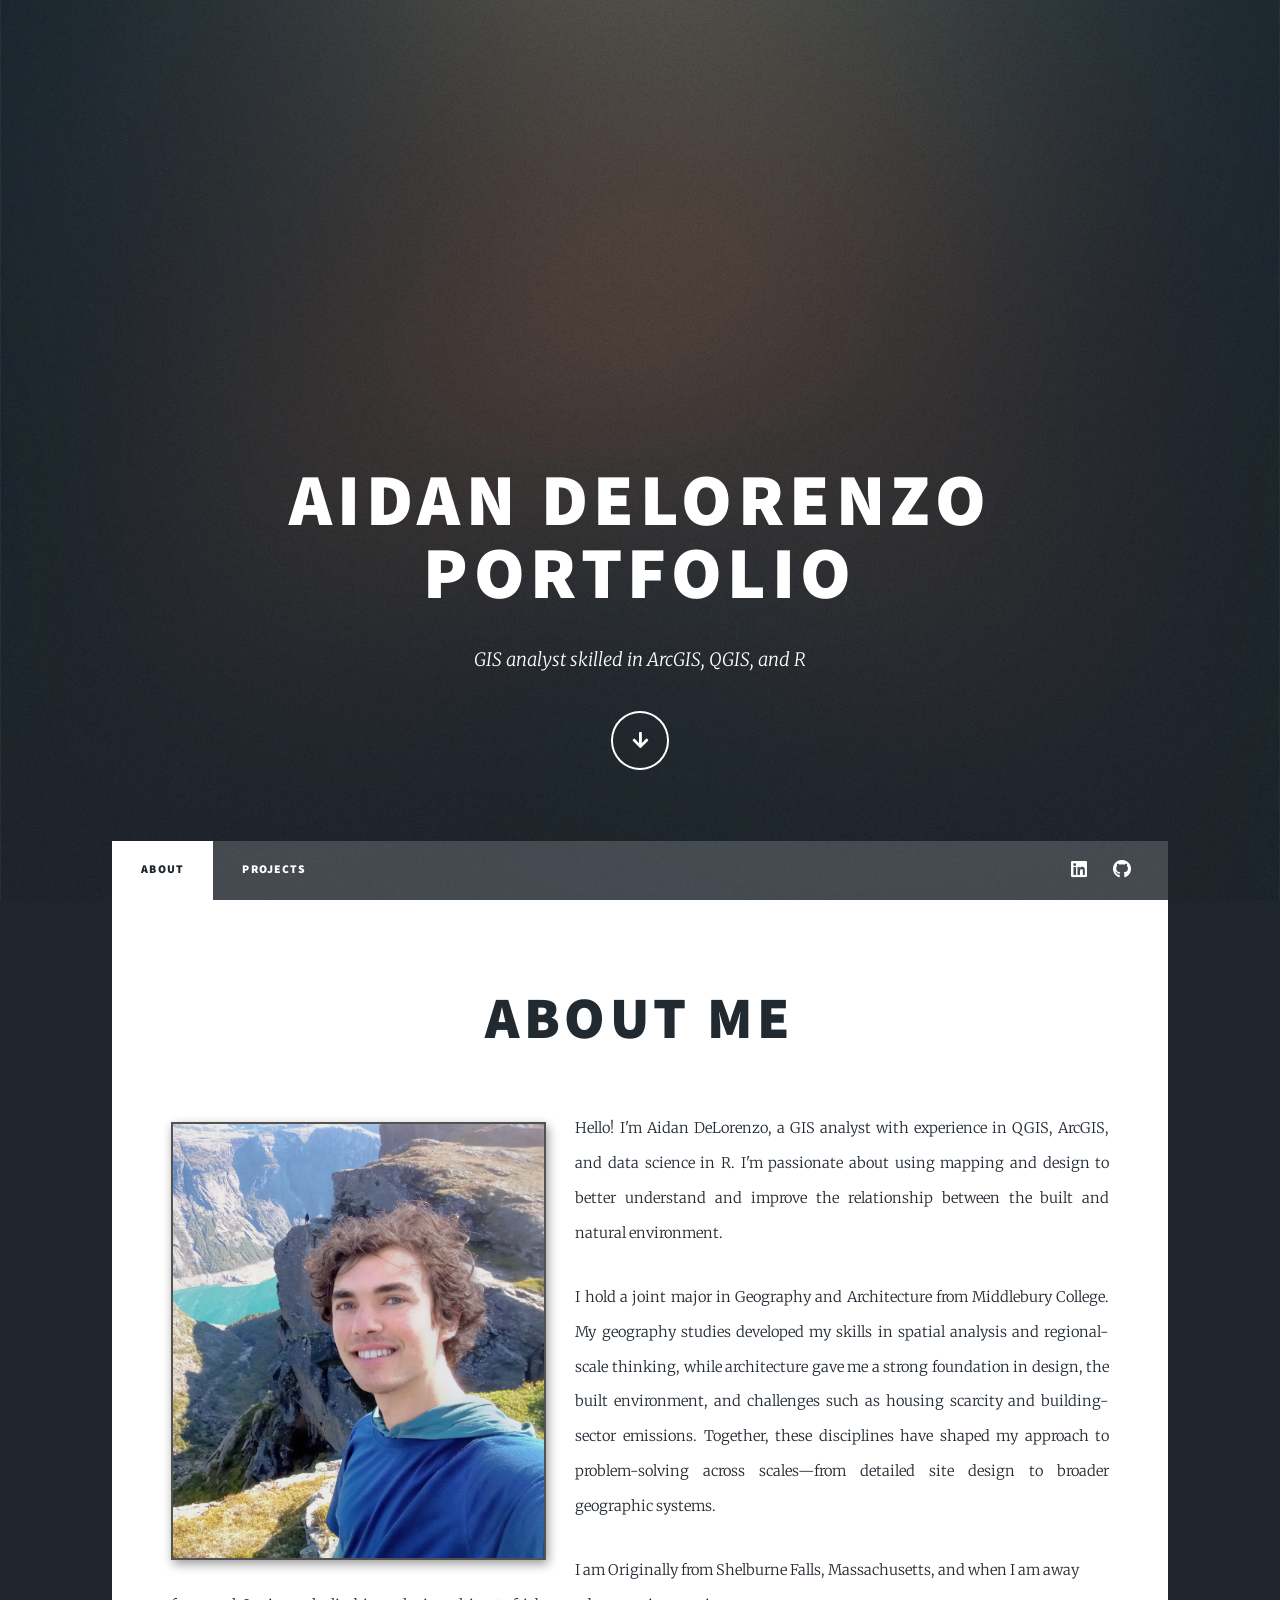
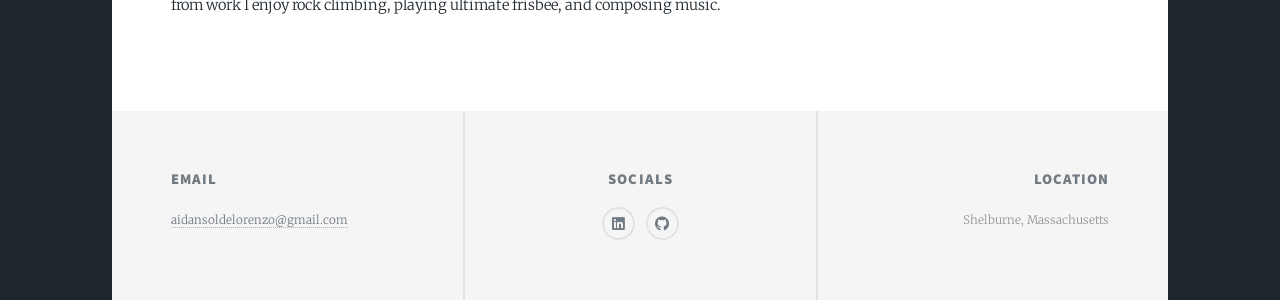
<file: index.html>
<!DOCTYPE HTML>
<!--
	Home Page/About
-->
<html>
	<head>
		<title>Aidan DeLorenzo Portfolio</title>
		<meta charset="utf-8" />
		<meta name="viewport" content="width=device-width, initial-scale=1, user-scalable=no" />
		<link rel="stylesheet" href="assets/css/main.css" />
		<noscript><link rel="stylesheet" href="assets/css/noscript.css" /></noscript>
	</head>
	<body class="is-preload">

		<!-- Wrapper -->
			<div id="wrapper" class="fade-in">

				<!-- Intro -->
					<div id="intro">
						<h1>Aidan DeLorenzo<br />
						Portfolio</h1>
						<p>GIS analyst skilled in ArcGIS, QGIS, and R</p>
						<ul class="actions">
							<li><a href="#header" class="button icon solid solo fa-arrow-down scrolly">Continue</a></li>
						</ul>
					</div>

				<!-- Header -->
					<header id="header">
						<a href="index.html" class="logo">Aidan DeLorenzo</a>
					</header>

				<!-- Nav -->
					<nav id="nav">
						<ul class="links">
							<li class="active"><a href="index.html">About</a></li>
							<li><a href="generic.html">Projects</a></li>
							
						</ul>
						<ul class="icons">
							<li><a href="https://www.linkedin.com/in/aidan-delorenzo-084748373/" class="icon brands alt fa-linkedin" target="_blank" rel="noopener"><span class="label">LinkedIn</span></a></li>
							<li><a href="https://github.com/aidan-delorenzo/aidan-delorenzo.github.io" class="icon brands alt fa-github" target="_blank" rel="noopener"><span class="label">GitHub</span></a></li>
						</ul>
					</nav>

				<!-- Main -->
					<div id="main">

						<!-- Post -->
							<section class="post">
								<header class="major">
									<h2>About Me</h2>
								</header>

								<!-- Text stuff -->
								 	<p><span class="image left shadowbox"><img src="images/Profile Photo.jpg" alt="Profile Photo" /></span>Hello! I'm Aidan DeLorenzo, a GIS analyst with experience in QGIS, ArcGIS, and data science in R. I'm passionate about using mapping and design to better understand and improve the relationship between the built and natural environment.

									<p>I hold a joint major in Geography and Architecture from Middlebury College. My geography studies developed my skills in spatial analysis and regional-scale thinking, while architecture gave me a strong foundation in design, the built environment, and challenges such as housing scarcity and building-sector emissions. Together, these disciplines have shaped my approach to problem-solving across scales—from detailed site design to broader geographic systems.
									</p>			
									I am Originally from Shelburne Falls, Massachusetts, and when I am away from work I enjoy rock climbing, playing ultimate frisbee, and composing music.
									</p>
									
							</section>							
			</div>
			<!--footer with contact info-->			
			<footer id="footer">				
				<section>					
					<h4 >Email</h4>
					<p><a href="mailto:aidansoldelorenzo@gmail.com">aidansoldelorenzo@gmail.com</a></p>					
				</section>			
				<section>
					<h4 style="text-align: center;"> Socials</h4>
					<ul class="icons alt" >
						<li><a href="https://www.linkedin.com/in/aidan-delorenzo-084748373/" class="icon brands alt fa-linkedin" target="_blank" rel="noopener"><span class="label">LinkedIn</span></a></li>
						<li><a href="https://github.com/aidan-delorenzo/aidan-delorenzo.github.io" class="icon brands alt fa-github" target="_blank" rel="noopener"><span class="label">GitHub</span></a></li>
					</ul>
				</section>
				<section>
					<h4 style="text-align: right;">Location</h4>
					<p style="text-align: right;">Shelburne, Massachusetts</p>
				</section>							
			</footer>

		<!-- Scripts -->
			<script src="assets/js/jquery.min.js"></script>
			<script src="assets/js/jquery.scrollex.min.js"></script>
			<script src="assets/js/jquery.scrolly.min.js"></script>
			<script src="assets/js/browser.min.js"></script>
			<script src="assets/js/breakpoints.min.js"></script>
			<script src="assets/js/util.js"></script>
			<script src="assets/js/main.js"></script>

	</body>
</html>
</file>
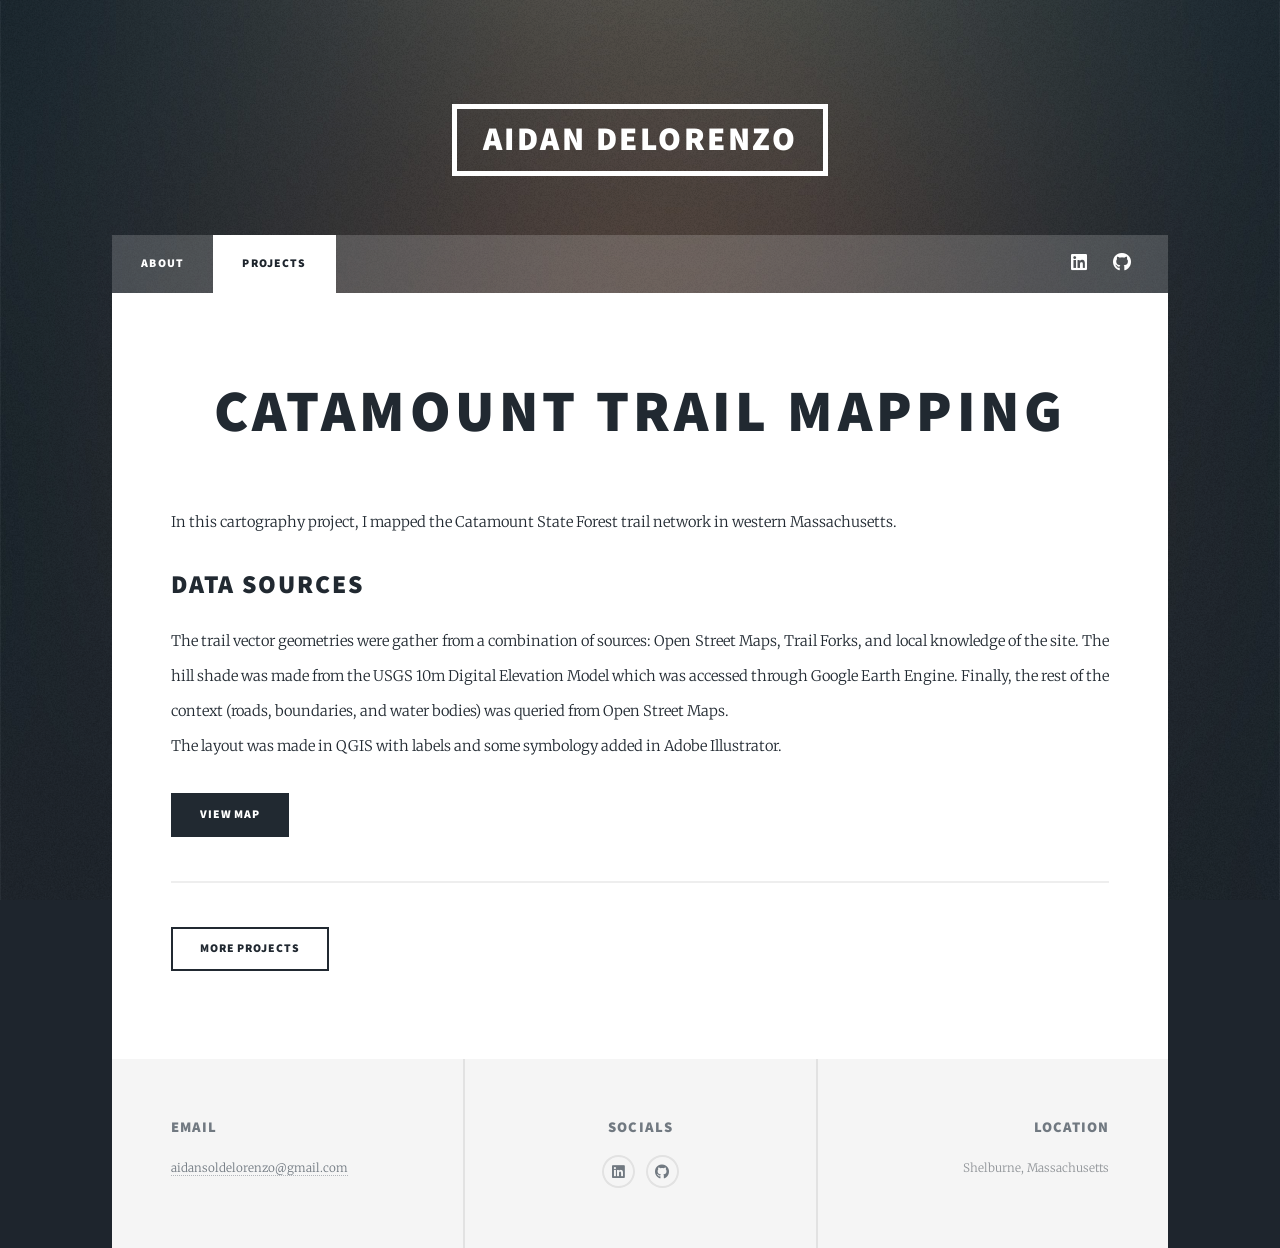
<file: project3.html>
<!DOCTYPE HTML>
<!--
	Home Page/About
-->
<html>
	<head>
		<title>Aidan DeLorenzo Portfolio</title>
		<meta charset="utf-8" />
		<meta name="viewport" content="width=device-width, initial-scale=1, user-scalable=no" />
		<link rel="stylesheet" href="assets/css/main.css" />
		<noscript><link rel="stylesheet" href="assets/css/noscript.css" /></noscript>
	</head>
	<body class="is-preload">

		<!-- Wrapper -->
			<div id="wrapper" class="fade-in">

				<!-- Header -->
					<header id="header">
						<a href="index.html" class="logo">Aidan DeLorenzo</a>
					</header>

				<!-- Nav -->
					<nav id="nav">
						<ul class="links">
							<li><a href="index.html">About</a></li>
							<li class = "active"><a href="generic.html">Projects</a></li>
							
						</ul>
						<ul class="icons">
							<li><a href="https://www.linkedin.com/in/aidan-delorenzo-084748373/" class="icon brands alt fa-linkedin" target="_blank" rel="noopener"><span class="label">LinkedIn</span></a></li>
							<li><a href="https://github.com/aidan-delorenzo/aidan-delorenzo.github.io" class="icon brands alt fa-github" target="_blank" rel="noopener"><span class="label">GitHub</span></a></li>
						</ul>
					</nav>

				<!-- Main -->
					<div id="main">

						<!-- Post -->
							<section class="post">
								<header class="major">
									<h2>Catamount Trail Mapping
									</h2>
								</header>

								<!-- Text stuff -->
								 	<p>In this cartography project, I mapped the Catamount State Forest trail network in western Massachusetts.</p>
								 	<h2>Data Sources</h2>
									<p>The trail vector geometries were gather from a combination of sources: Open Street Maps, Trail Forks, and local knowledge of the site. The hill shade was made from the USGS 10m Digital Elevation Model which was accessed through Google Earth Engine. Finally, the rest of the context (roads, boundaries, and water bodies) was queried from Open Street Maps.
										<br>The layout was made in QGIS with labels and some symbology added in Adobe Illustrator.
									</p>
									
									<ul class="actions">
										<li><a href='images/Catamount Map 26-07-24.png' class="button primary">View Map</a></li>
									</ul>
									<hr>
									<!--More Projects Button (takes you back to projects page)-->
									<ul class="actions">
										<li><a href="generic.html" class="button">More Projects</a></li>
									</ul>
							</section>
			</div>
			<!--footer with contact info-->			
			<footer id="footer">				
				<section>					
					<h4 >Email</h4>
					<p><a href="mailto:aidansoldelorenzo@gmail.com">aidansoldelorenzo@gmail.com</a></p>					
				</section>			
				<section>
					<h4 style="text-align: center;"> Socials</h4>
					<ul class="icons alt" >
						<li><a href="https://www.linkedin.com/in/aidan-delorenzo-084748373/" class="icon brands alt fa-linkedin" target="_blank" rel="noopener"><span class="label">LinkedIn</span></a></li>
						<li><a href="https://github.com/aidan-delorenzo/aidan-delorenzo.github.io" class="icon brands alt fa-github"><span class="label">GitHub</span></a></li>
					</ul>
				</section>
				<section>
					<h4 style="text-align: right;">Location</h4>
					<p style="text-align: right;">Shelburne, Massachusetts</p>
				</section>
											
			</footer>

		<!-- Scripts -->
			<script src="assets/js/jquery.min.js"></script>
			<script src="assets/js/jquery.scrollex.min.js"></script>
			<script src="assets/js/jquery.scrolly.min.js"></script>
			<script src="assets/js/browser.min.js"></script>
			<script src="assets/js/breakpoints.min.js"></script>
			<script src="assets/js/util.js"></script>
			<script src="assets/js/main.js"></script>

	</body>
</html>
</file>
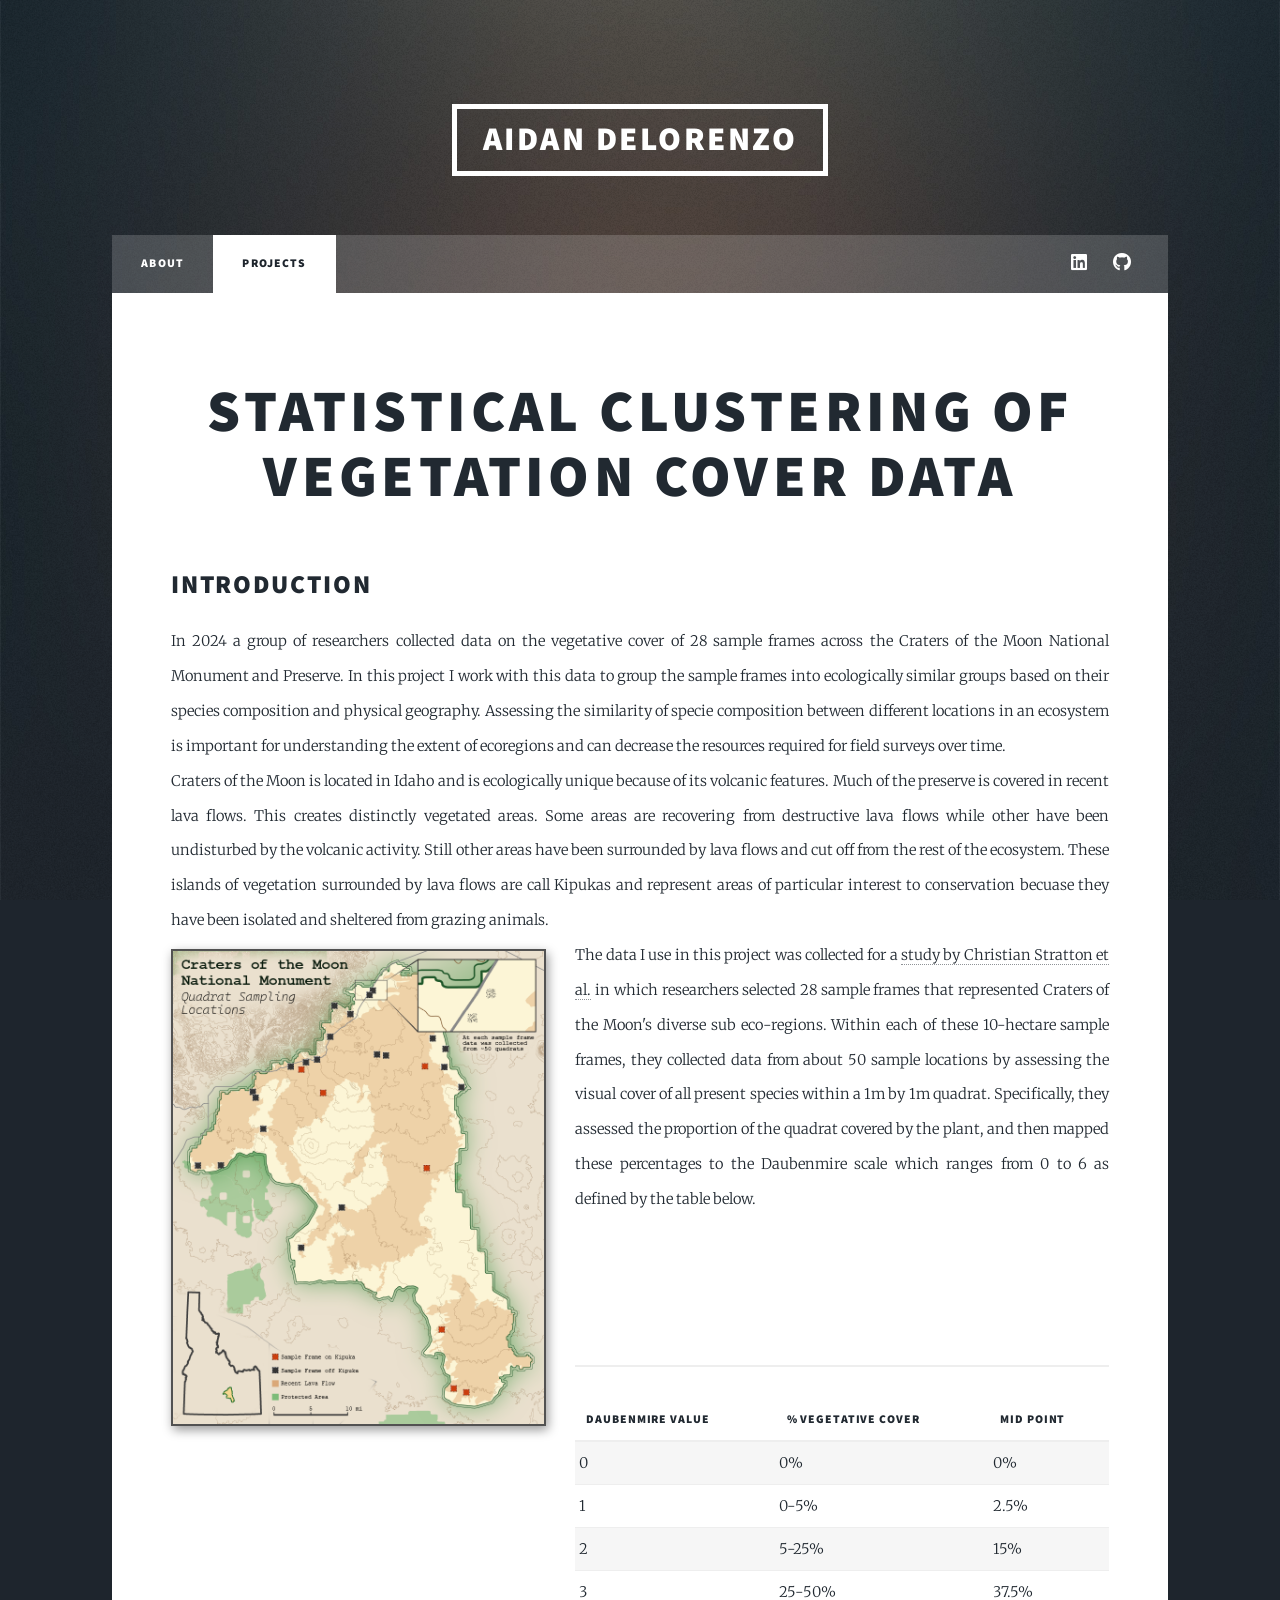
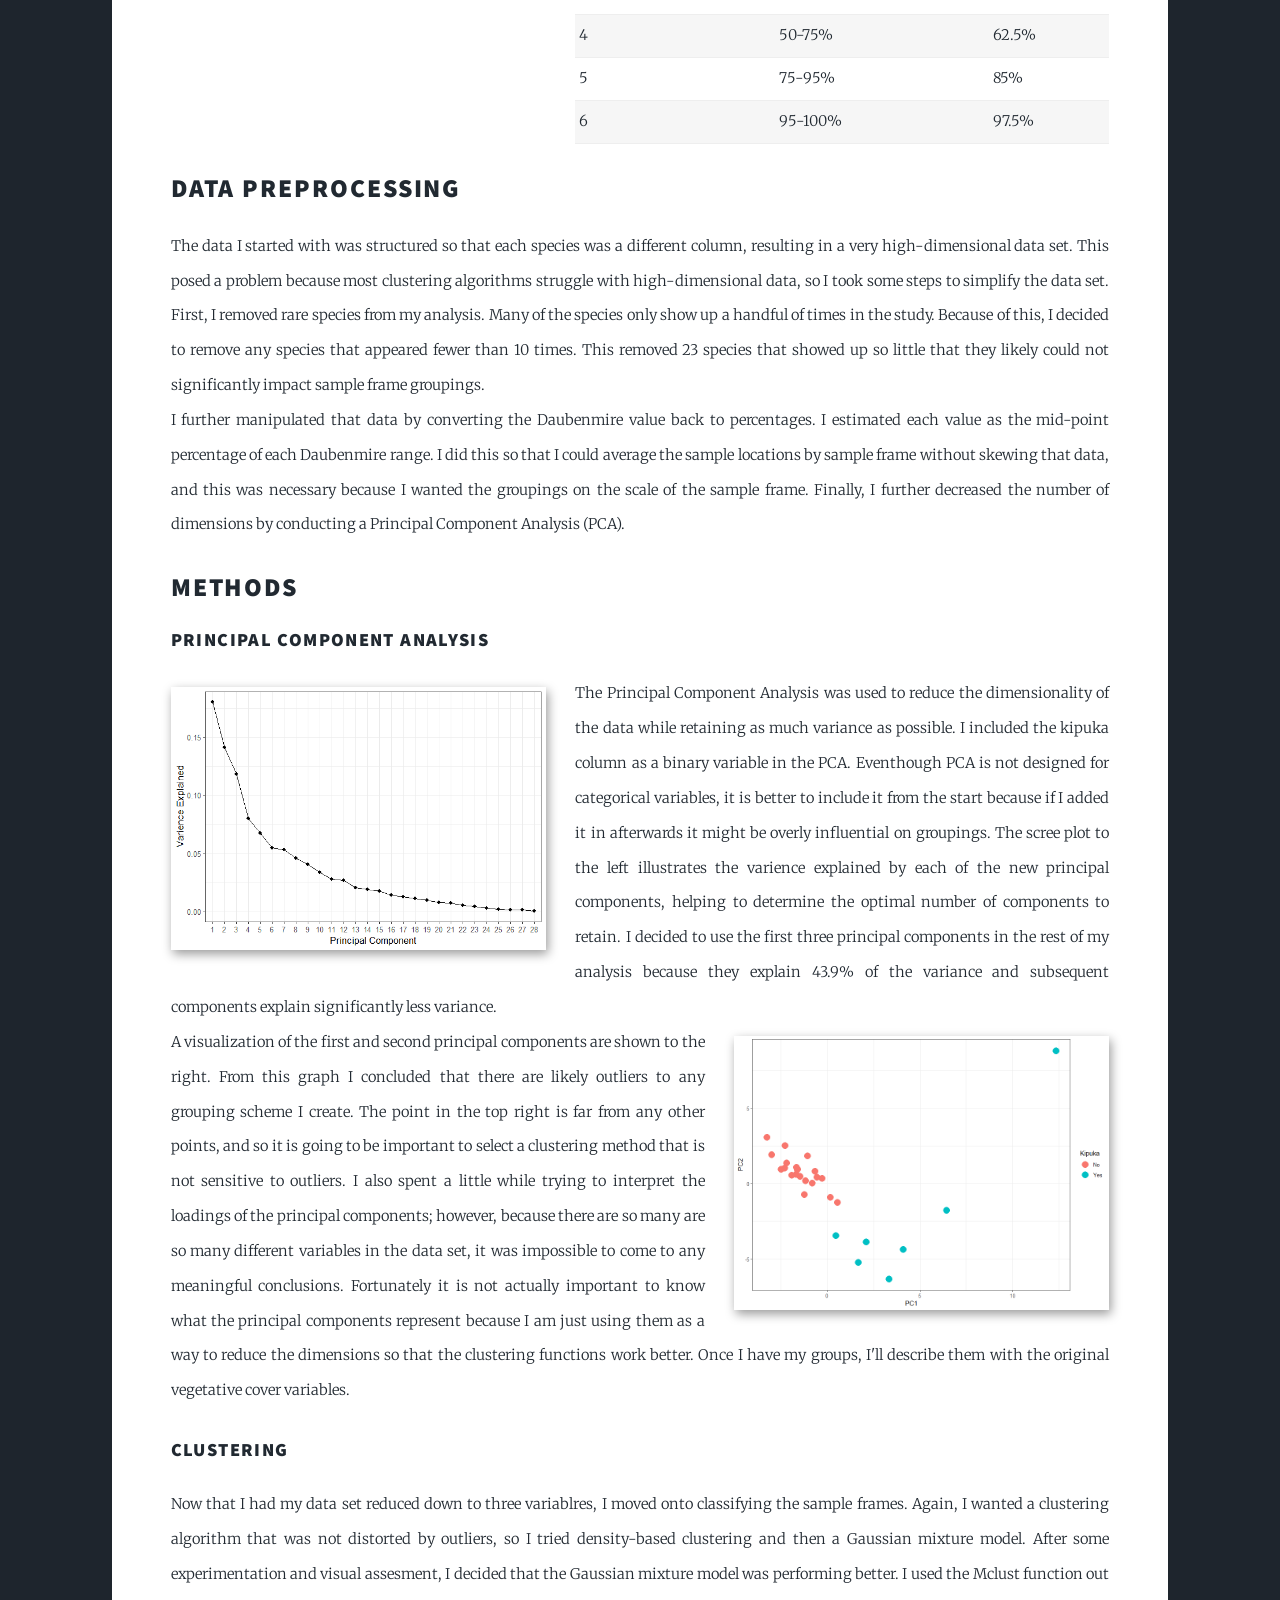
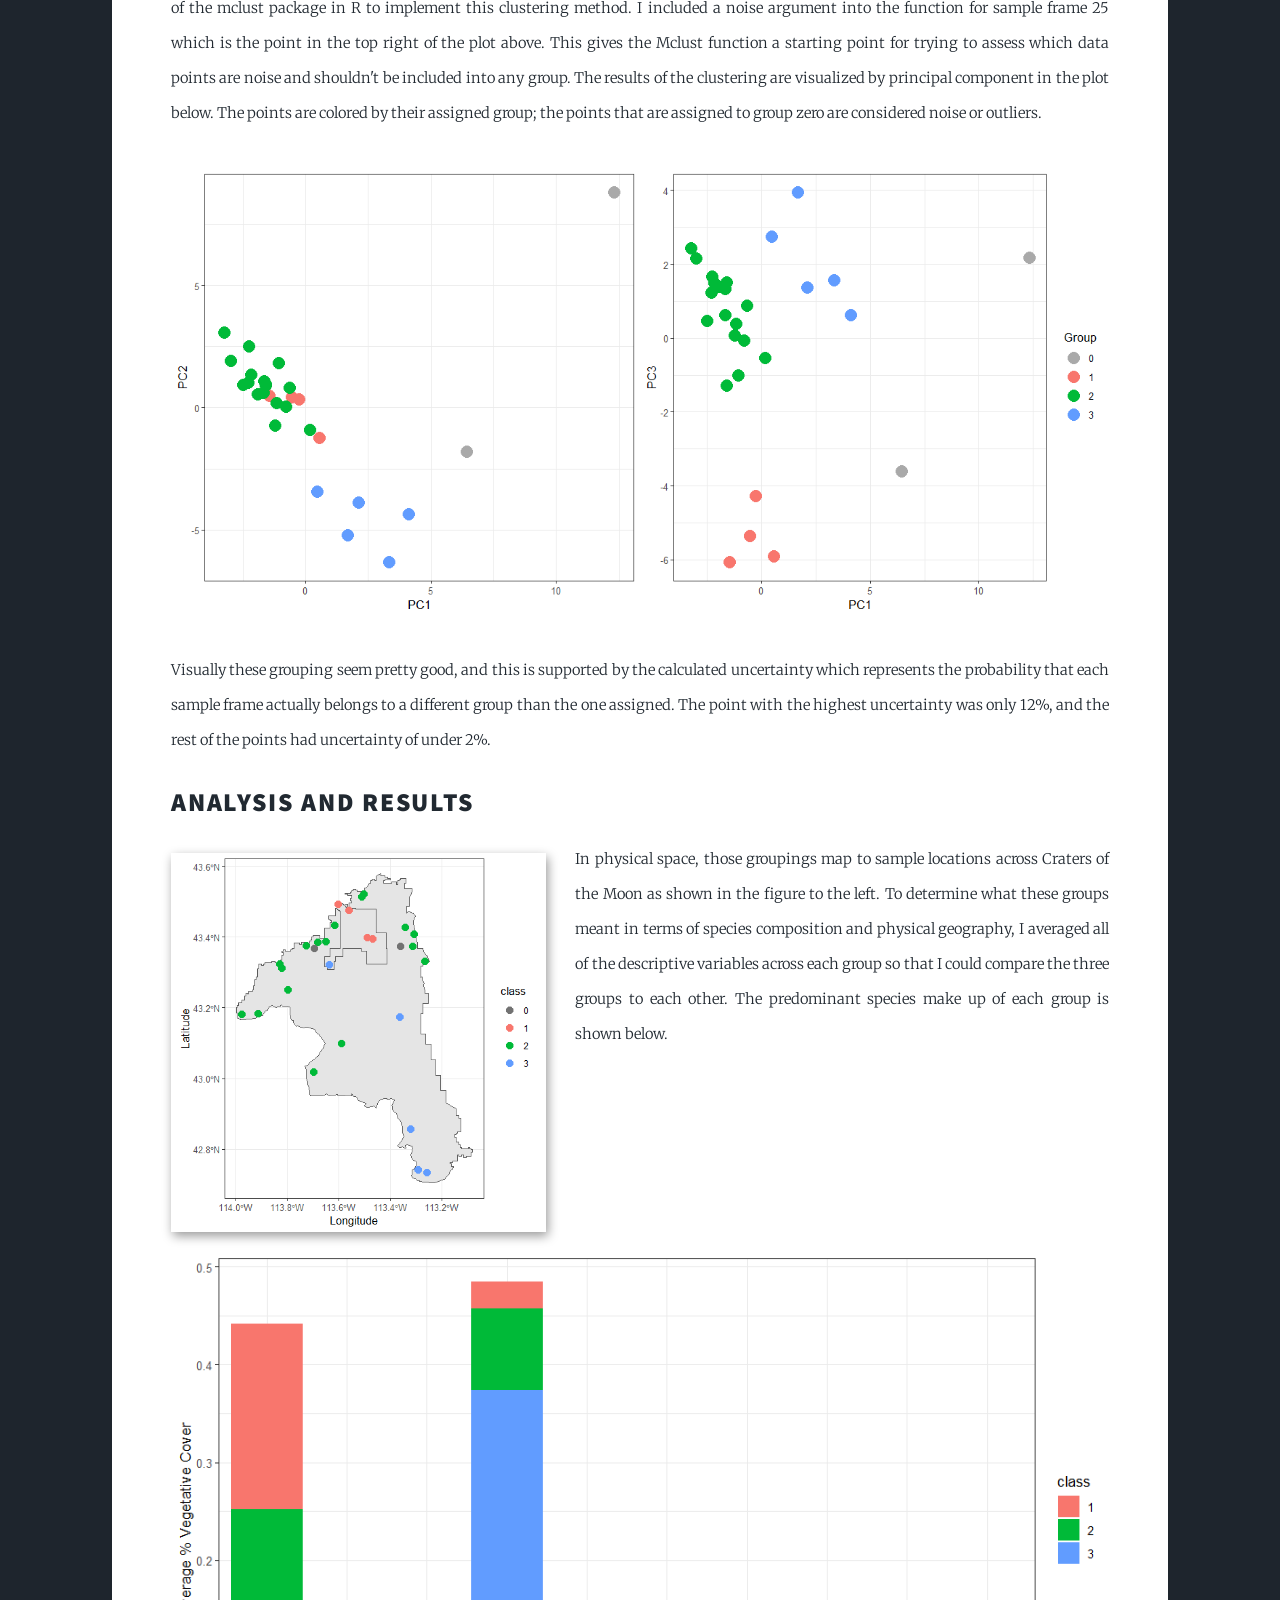
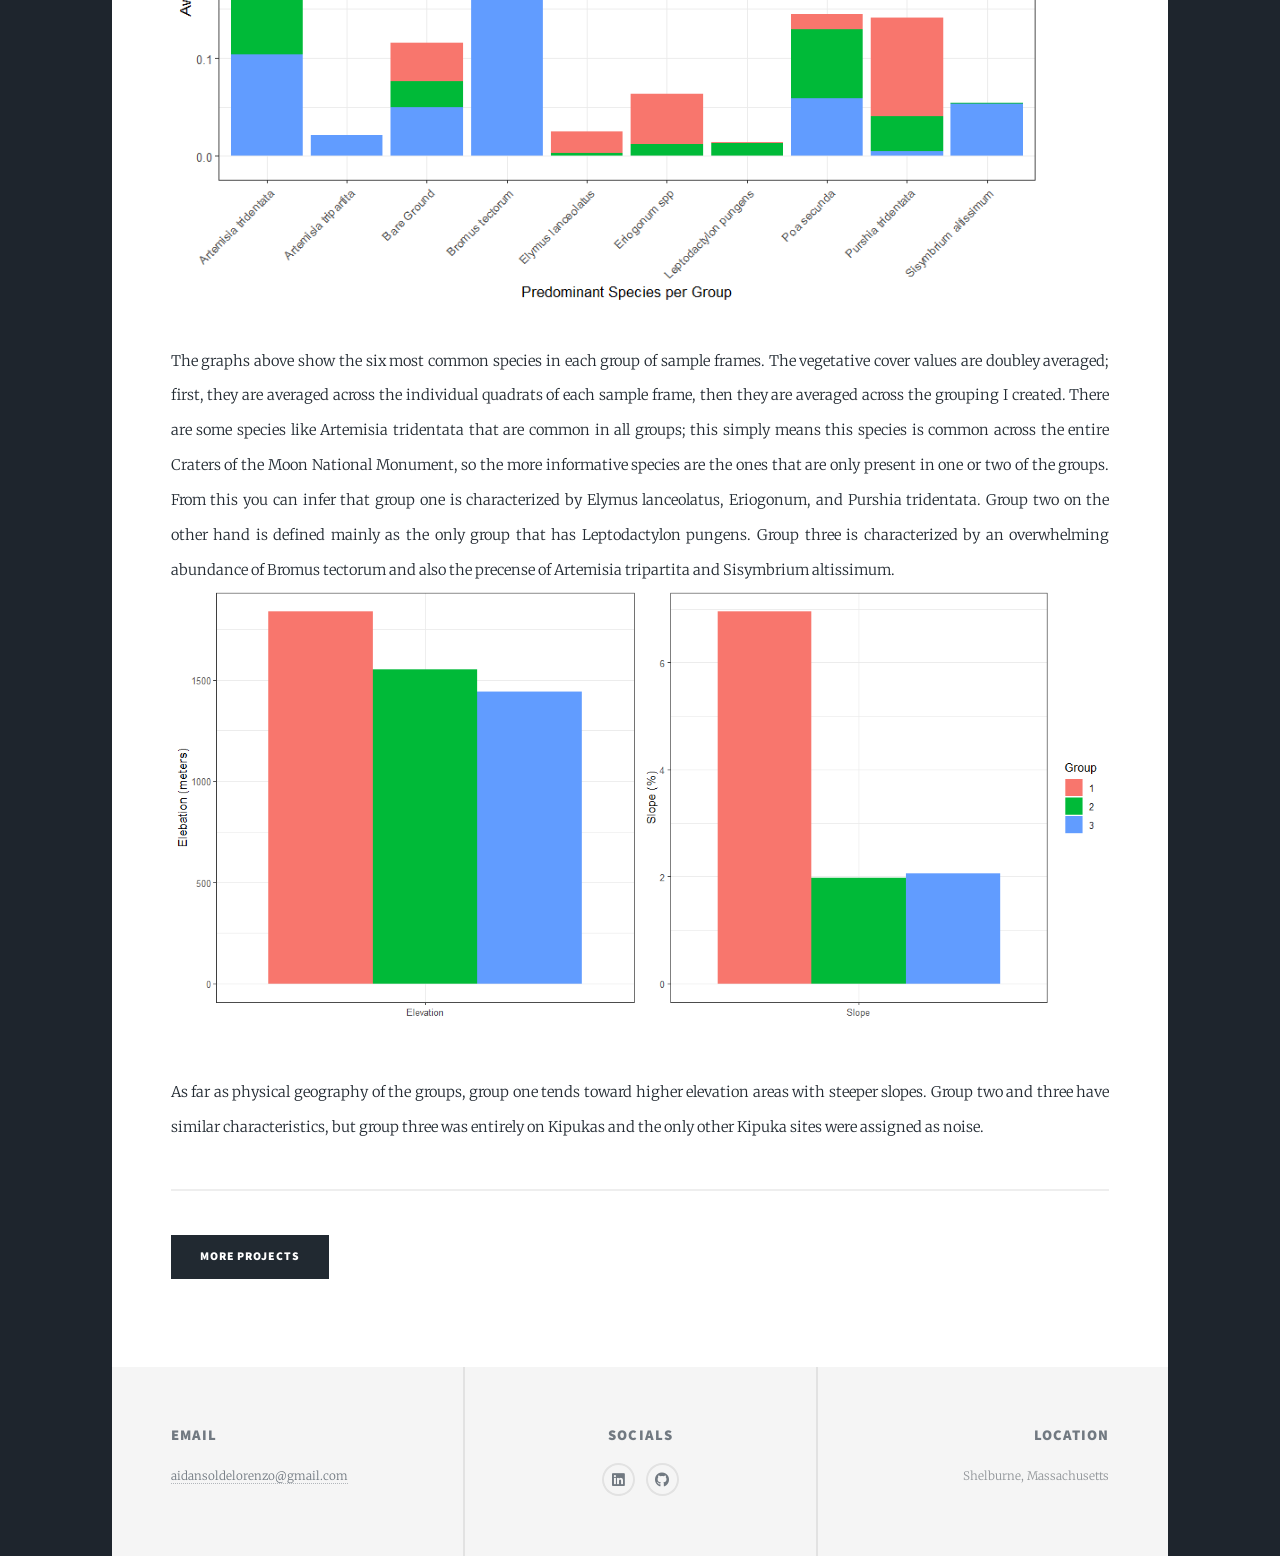
<file: project5.html>
<!DOCTYPE HTML>
<!--
	Statistical Clustering Project
-->
<html>
	<head>
		<title>Aidan DeLorenzo Portfolio</title>
		<meta charset="utf-8" />
		<meta name="viewport" content="width=device-width, initial-scale=1, user-scalable=no" />
		<link rel="stylesheet" href="assets/css/main.css" />
		<noscript><link rel="stylesheet" href="assets/css/noscript.css" /></noscript>
	</head>
	<body class="is-preload">

		<!-- Wrapper -->
			<div id="wrapper" class="fade-in">

				<!-- Header -->
					<header id="header">
						<a href="index.html" class="logo">Aidan DeLorenzo</a>
					</header>

				<!-- Nav -->
					<nav id="nav">
						<ul class="links">
							<li><a href="index.html">About</a></li>
							<li class = "active"><a href="generic.html">Projects</a></li>
							
						</ul>
						<ul class="icons">
							<li><a href="https://www.linkedin.com/in/aidan-delorenzo-084748373/" class="icon brands alt fa-linkedin" target="_blank" rel="noopener"><span class="label">LinkedIn</span></a></li>
							<li><a href="https://github.com/aidan-delorenzo/aidan-delorenzo.github.io" class="icon brands alt fa-github" target="_blank" rel="noopener"><span class="label">GitHub</span></a></li>
						</ul>
					</nav>

				<!-- Main -->
					<div id="main">

						<!-- Post -->
							<section class="post">
								<header class="major">
									<h2>Statistical Clustering of Vegetation Cover Data
									</h2>
								</header>

								<!-- Text stuff -->
								 	<h2>Introduction</h2>
									<p>
										In 2024 a group of researchers collected data on the vegetative cover of 28 sample frames across the Craters of the Moon National Monument and Preserve. In this project I work with this data to group the sample frames into ecologically similar groups based on their species composition and physical geography.
										Assessing the similarity of specie composition between different locations in an ecosystem is important for understanding the extent of ecoregions and can decrease the resources required for field surveys over time. 
										<br>Craters of the Moon is located in Idaho and is ecologically unique because of its volcanic features. Much of the preserve is covered in recent lava flows. This creates distinctly vegetated areas. Some areas are recovering from destructive lava flows while other have been undisturbed by the volcanic activity. Still other areas have been surrounded by lava flows and cut off from the rest of the ecosystem. These islands of vegetation surrounded by lava flows are call Kipukas and represent areas of particular interest to conservation becuase they have been isolated and sheltered from grazing animals. 									
										<br><a href = "images/Craters Map.png" class = 'image left hover-zoom shadowbox'><img src="images/Craters Map.png" alt="Map of Craters of the Moon National Park"></img></a>
										The data I use in this project was collected for a <a href = "https://www.researchgate.net/publication/382822322_Clustering_and_unconstrained_ordination_with_Dirichlet_process_mixture_models" target="_blank" rel="noopener noreferrer">study by Christian Stratton et al.</a> in which researchers selected 28 sample frames that represented Craters of the Moon's diverse sub eco-regions.
										Within each of these 10-hectare sample frames, they collected data from about 50 sample locations by assessing the visual cover of all present species within a 1m by 1m quadrat. Specifically, they assessed the proportion of the quadrat covered by the plant, and then mapped these percentages to the Daubenmire scale which ranges from 0 to 6 as defined by the table below. 
									<br><br><br><br><hr>
									</p>
									<div class="table-wrapper">
										<table>
											<thead>
												<tr>
													<th>Daubenmire Value</th>
													<th>% Vegetative Cover</th>
													<th>Mid Point</th>
												</tr>
											</thead>
											<tbody>
												<tr>
													<td>0</td>
													<td>0%</td>
													<td>0%</td>
												</tr>
												<tr>
													<td>1</td>
													<td>0-5%</td>
													<td>2.5%</td>
												</tr>
												<tr>
													<td>2</td>
													<td>5-25%</td>
													<td>15%</td>
												</tr>
												<tr>
													<td>3</td>
													<td>25-50%</td>
													<td>37.5%</td>
												</tr>
												<tr>
													<td>4</td>
													<td>50-75%</td>
													<td>62.5%</td>
												</tr>
												<tr>
													<td>5</td>
													<td>75-95%</td>
													<td>85%</td>
												</tr>
												<tr>
													<td>6</td>
													<td>95-100%</td>
													<td>97.5%</td>
												</tr>
											</tbody>
											
										</table>
									</div>
									<h2>Data Preprocessing</h2>
									<p>The data I started with was structured so that each species was a different column, resulting in a very high-dimensional data set. This posed a problem because most clustering algorithms struggle with high-dimensional data, so I took some steps to simplify the data set. First, I removed rare species from my analysis. Many of the species only show up a handful of times in the study. Because of this, I decided to remove any species that appeared fewer than 10 times. This removed 23 species that showed up so little that they likely could not significantly impact sample frame groupings.
										<br>I further manipulated that data by converting the Daubenmire value back to percentages. I estimated each value as the mid-point percentage of each Daubenmire range. I did this so that I could average the sample locations by sample frame without skewing that data, and this was necessary because I wanted the groupings on the scale of the sample frame. Finally, I further decreased the number of dimensions by conducting a Principal Component Analysis (PCA).
									</p>
									<h2>Methods</h2>
									<h3>Principal Component Analysis</h3>
									<p>
										<a href = 'images/scree_plot.png' class = 'image left hover-zoom shadow'><img src = 'images/scree_plot.png' alt = 'Scree Plot'></img></a>
										The Principal Component Analysis was used to reduce the dimensionality of the data while retaining as much variance as possible. I included the kipuka column as a binary variable in the PCA. Eventhough PCA is not designed for categorical variables, it is better to include it from the start because if I added it in afterwards it might be overly influential on groupings. The scree plot to the left illustrates the varience explained by each of the new principal components, helping to determine the optimal number of components to retain. I decided to use the first three principal components in the rest of my analysis because they explain 43.9% of the variance and subsequent components explain significantly less variance.
										<br><a href = 'images/PCA Initial.png' class = 'image right hover-zoom shadow'><img src = 'images/PCA Initial.png' alt = 'PCA Initial Results'></img></a>
										A visualization of the first and second principal components are shown to the right. From this graph I concluded that there are likely outliers to any grouping scheme I create. The point in the top right is far from any other points, and so it is going to be important to select a clustering method that is not sensitive to outliers. I also spent a little while trying to interpret the loadings of the principal components; however, because there are so many are so many different variables in the data set, it was impossible to come to any meaningful conclusions. Fortunately it is not actually important to know what the principal components represent because I am just using them as a way to reduce the dimensions so that the clustering functions work better. Once I have my groups, I'll describe them with the original vegetative cover variables. 
									</p>
									<h3>Clustering</h3>
									<p>
										Now that I had my data set reduced down to three variablres, I moved onto classifying the sample frames. Again, I wanted a clustering algorithm that was not distorted by outliers, so I tried density-based clustering and then a Gaussian mixture model. After some experimentation and visual assesment, I decided that the Gaussian mixture model was performing better. I used the Mclust function out of the mclust package in R to implement this clustering method. I included a noise argument into the function for sample frame 25 which is the point in the top right of the plot above. This gives the Mclust function a starting point for trying to assess which data points are noise and shouldn't be included into any group. The results of the clustering are visualized by principal component in the plot below. The points are colored by their assigned group; the points that are assigned to group zero are considered noise or outliers.
									</p>
									<a href = 'images/Grouping_plots.png' class = 'image fit hover-zoom'><img src = 'images/Grouping_plots.png' alt = 'PCA Initial Results'></img></a>
									<p>Visually these grouping seem pretty good, and this is supported by the calculated uncertainty which represents the probability that each sample frame actually belongs to a different group than the one assigned. The point with the highest uncertainty was only 12%, and the rest of the points had uncertainty of under 2%.</p>
									
									<h2>Analysis and Results</h2>
									<p><a href = 'images/grouping_map.png' class = 'image left hover-zoom shadow'><img src = 'images/grouping_map.png' alt = 'Grouping Map'></img></a>
										In physical space, those groupings map to sample locations across Craters of the Moon as shown in the figure to the left.						
										To determine what these groups meant in terms of species composition and physical geography, I averaged all of the descriptive variables across each group so that I could compare the three groups to each other. The predominant species make up of each group is shown below.
									</p>
									<a href = 'images/Group Species Plot.png' class = 'image fit hover-zoom'><img src = 'images/Group Species Plot.png' alt = 'Group Species Make up'></img></a>
									<p>
										The graphs above show the six most common species in each group of sample frames. The vegetative cover values are doubley averaged; first, they are averaged across the individual quadrats of each sample frame, then they are averaged across the grouping I created. There are some species like Artemisia tridentata that are common in all groups; this simply means this species is common across the entire Craters of the Moon National Monument, so the more informative species are the ones that are only present in one or two of the groups. 
										From this you can infer that group one is characterized by Elymus lanceolatus, Eriogonum, and Purshia tridentata. Group two on the other hand is defined mainly as the only group that has Leptodactylon pungens. Group three is characterized by an overwhelming abundance of Bromus tectorum and also the precense of Artemisia tripartita and Sisymbrium altissimum. 
										<a href = 'images/Slope Plot.png' class = 'image fit hover-zoom'><img src = 'images/Slope Plot.png' alt = 'Slope Plot'></img></a>
										As far as physical geography of the groups, group one tends toward higher elevation areas with steeper slopes. Group two and three have similar characteristics, but group three was entirely on Kipukas and the only other Kipuka sites were assigned as noise.
									</p>
									
									
									
									
									<!--More Projects Button (takes you back to projects page)-->
									<hr>
									<ul class="actions">
										<li><a href="generic.html" class="button primary">More Projects</a></li>
									</ul>
							</section>
			</div>
			<!--footer with contact info-->			
			<footer id="footer">				
				<section>					
					<h4 >Email</h4>
					<p><a href="mailto:aidansoldelorenzo@gmail.com">aidansoldelorenzo@gmail.com</a></p>					
				</section>			
				<section>
					<h4 style="text-align: center;"> Socials</h4>
					<ul class="icons alt" >
						<li><a href="https://www.linkedin.com/in/aidan-delorenzo-084748373/" class="icon brands alt fa-linkedin" target="_blank" rel="noopener"><span class="label">LinkedIn</span></a></li>
						<li><a href="https://github.com/aidan-delorenzo/aidan-delorenzo.github.io" class="icon brands alt fa-github" target="_blank" rel="noopener"><span class="label">GitHub</span></a></li>
					</ul>
				</section>
				<section>
					<h4 style="text-align: right;">Location</h4>
					<p style="text-align: right;">Shelburne, Massachusetts</p>
				</section>
											
			</footer>

		<!-- Scripts -->
			<script src="assets/js/jquery.min.js"></script>
			<script src="assets/js/jquery.scrollex.min.js"></script>
			<script src="assets/js/jquery.scrolly.min.js"></script>
			<script src="assets/js/browser.min.js"></script>
			<script src="assets/js/breakpoints.min.js"></script>
			<script src="assets/js/util.js"></script>
			<script src="assets/js/main.js"></script>

	</body>
</html>
</file>
<file: assets/css/main.css>
@import url(fontawesome-all.min.css);
@import url("https://fonts.googleapis.com/css?family=Merriweather:300,700,300italic,700italic|Source+Sans+Pro:900");

/*
	Massively by HTML5 UP
	html5up.net | @ajlkn
	Free for personal and commercial use under the CCA 3.0 license (html5up.net/license)
*/

html, body, div, span, applet, object,
iframe, h1, h2, h3, h4, h5, h6, p, blockquote,
pre, a, abbr, acronym, address, big, cite,
code, del, dfn, em, img, ins, kbd, q, s, samp,
small, strike, strong, sub, sup, tt, var, b,
u, i, center, dl, dt, dd, ol, ul, li, fieldset,
form, label, legend, table, caption, tbody,
tfoot, thead, tr, th, td, article, aside,
canvas, details, embed, figure, figcaption,
footer, header, hgroup, menu, nav, output, ruby,
section, summary, time, mark, audio, video {
	margin: 0;
	padding: 0;
	border: 0;
	font-size: 100%;
	font: inherit;
	vertical-align: baseline;}

article, aside, details, figcaption, figure,
footer, header, hgroup, menu, nav, section {
	display: block;}

body {
	line-height: 1;
}

ol, ul {
	list-style: none;
}

blockquote, q {
	quotes: none;
}

	blockquote:before, blockquote:after, q:before, q:after {
		content: '';
		content: none;
	}

table {
	border-collapse: collapse;
	border-spacing: 0;
}

body {
	-webkit-text-size-adjust: none;
}

mark {
	background-color: transparent;
	color: inherit;
}

input::-moz-focus-inner {
	border: 0;
	padding: 0;
}

input, select, textarea {
	-moz-appearance: none;
	-webkit-appearance: none;
	-ms-appearance: none;
	appearance: none;
}

/* Basic */

	@-ms-viewport {
		width: device-width;
	}

	body {
		-ms-overflow-style: scrollbar;
	}

	@media screen and (max-width: 480px) {

		html, body {
			min-width: 320px;
		}

	}

	html {
		box-sizing: border-box;
	}

	*, *:before, *:after {
		box-sizing: inherit;
	}

	body {
		background-color: #1e252d;
	}

		body.is-preload *, body.is-preload *:before, body.is-preload *:after {
			-moz-animation: none !important;
			-webkit-animation: none !important;
			-ms-animation: none !important;
			animation: none !important;
			-moz-transition: none !important;
			-webkit-transition: none !important;
			-ms-transition: none !important;
			transition: none !important;
		}

/* Type */

	html {
		font-size: 16pt;
	}

		@media screen and (max-width: 1680px) {

			html {
				font-size: 12pt;
			}

		}

		@media screen and (max-width: 1280px) {

			html {
				font-size: 11pt;
			}

		}

		@media screen and (max-width: 360px) {

			html {
				font-size: 10pt;
			}

		}

	body {
		color: #212931;
	}

	body, input, select, textarea {
		font-family: "Merriweather", Georgia, serif;
		font-weight: 300;
		font-size: 1rem;
		line-height: 2.375;
	}

	a {
		-moz-transition: color 0.2s ease-in-out, background-color 0.2s ease-in-out, border-color 0.2s ease-in-out, box-shadow 0.2s ease-in-out;
		-webkit-transition: color 0.2s ease-in-out, background-color 0.2s ease-in-out, border-color 0.2s ease-in-out, box-shadow 0.2s ease-in-out;
		-ms-transition: color 0.2s ease-in-out, background-color 0.2s ease-in-out, border-color 0.2s ease-in-out, box-shadow 0.2s ease-in-out;
		transition: color 0.2s ease-in-out, background-color 0.2s ease-in-out, border-color 0.2s ease-in-out, box-shadow 0.2s ease-in-out;
		border-bottom: dotted 1px;
		text-decoration: none;
	}

		a:hover {
			border-bottom-color: transparent;
		}

	strong, b {
		font-weight: 600;
	}

	em, i {
		font-style: italic;
	}

	p {
		text-align: justify;
		margin: 0 0 2rem 0;
	}

	h1, h2, h3, h4, h5, h6 {
		font-family: "Source Sans Pro", Helvetica, sans-serif;
		font-weight: 900;
		line-height: 1.5;
		letter-spacing: 0.075em;
		text-transform: uppercase;
		margin: 0 0 1rem 0;
	}

		h1 a, h2 a, h3 a, h4 a, h5 a, h6 a {
			border-bottom: 0;
			color: inherit;
			text-decoration: none;
		}

	h1 {
		font-size: 4rem;
		line-height: 1.1;
		margin: 0 0 2rem 0;
	}

	h2 {
		font-size: 1.75rem;
		line-height: 1.3;
		margin: 0 0 1.5rem 0;
	}

	h3 {
		font-size: 1.25rem;
		margin: 0 0 1.5rem 0;
	}

	h4 {
		font-size: 1rem;
	}

	h5 {
		font-size: 0.9rem;
	}

	h6 {
		font-size: 0.8rem;
	}

	sub {
		font-size: 0.8rem;
		position: relative;
		top: 0.5rem;
	}

	sup {
		font-size: 0.8rem;
		position: relative;
		top: -0.5rem;
	}

	blockquote {
		border-left: solid 4px;
		font-style: italic;
		margin: 0 0 2rem 0;
		padding: 0.5rem 0 0.5rem 2rem;
	}

	code {
		border: solid 2px;
		font-family: "Courier New", monospace;
		font-size: 0.9rem;
		margin: 0 0.25rem;
		padding: 0.25rem 0.65rem;
	}

	pre {
		-webkit-overflow-scrolling: touch;
		font-family: "Courier New", monospace;
		font-size: 0.9rem;
		margin: 0 0 2rem 0;
	}

		pre code {
			display: block;
			line-height: 1.75;
			padding: 1rem 1.5rem;
			overflow-x: auto;
		}

	hr {
		border: 0;
		border-bottom: solid 2px;
		margin: 3rem 0;
	}

		hr.major {
			margin: 5rem 0;
		}

	.align-left {
		text-align: left;
	}

	.align-center {
		text-align: center;
	}

	.align-right {
		text-align: right;
	}

	input, select, textarea {
		color: #212931;
	}

	a {
		color: #212931;
		border-bottom-color: rgba(33, 41, 49, 0.5);
	}

		a:hover {
			border-bottom-color: transparent;
			color: #18bfef !important;
		}

	strong, b {
		color: #212931;
	}

	h1, h2, h3, h4, h5, h6 {
		color: #212931;
	}

	blockquote {
		border-left-color: #eeeeee;
	}

	code {
		background: rgba(220, 220, 220, 0.25);
		border-color: #eeeeee;
	}

	hr {
		border-bottom-color: #eeeeee;
	}

/* Row */

	.row {
		display: flex;
		flex-wrap: wrap;
		box-sizing: border-box;
		align-items: stretch;
	}

		.row > * {
			box-sizing: border-box;
		}

		.row.gtr-uniform > * > :last-child {
			margin-bottom: 0;
		}

		.row.aln-left {
			justify-content: flex-start;
		}

		.row.aln-center {
			justify-content: center;
		}

		.row.aln-right {
			justify-content: flex-end;
		}

		.row.aln-top {
			align-items: flex-start;
		}

		.row.aln-middle {
			align-items: center;
		}

		.row.aln-bottom {
			align-items: flex-end;
		}

		.row > .imp {
			order: -1;
		}

		.row > .col-1 {
			width: 8.33333%;
		}

		.row > .off-1 {
			margin-left: 8.33333%;
		}

		.row > .col-2 {
			width: 16.66667%;
		}

		.row > .off-2 {
			margin-left: 16.66667%;
		}

		.row > .col-3 {
			width: 25%;
		}

		.row > .off-3 {
			margin-left: 25%;
		}

		.row > .col-4 {
			width: 33.33333%;
		}

		.row > .off-4 {
			margin-left: 33.33333%;
		}

		.row > .col-5 {
			width: 41.66667%;
		}

		.row > .off-5 {
			margin-left: 41.66667%;
		}

		.row > .col-6 {
			width: 50%;
		}

		.row > .off-6 {
			margin-left: 50%;
		}

		.row > .col-7 {
			width: 58.33333%;
		}

		.row > .off-7 {
			margin-left: 58.33333%;
		}

		.row > .col-8 {
			width: 66.66667%;
		}

		.row > .off-8 {
			margin-left: 66.66667%;
		}

		.row > .col-9 {
			width: 75%;
		}

		.row > .off-9 {
			margin-left: 75%;
		}

		.row > .col-10 {
			width: 83.33333%;
		}

		.row > .off-10 {
			margin-left: 83.33333%;
		}

		.row > .col-11 {
			width: 91.66667%;
		}

		.row > .off-11 {
			margin-left: 91.66667%;
		}

		.row > .col-12 {
			width: 100%;
		}

		.row > .off-12 {
			margin-left: 100%;
		}

		.row.gtr-0 {
			margin-top: 0;
			margin-left: 0rem;
		}

			.row.gtr-0 > * {
				padding: 0 0 0 0rem;
			}

			.row.gtr-0.gtr-uniform {
				margin-top: 0rem;
			}

				.row.gtr-0.gtr-uniform > * {
					padding-top: 0rem;
				}

		.row.gtr-25 {
			margin-top: 0;
			margin-left: -0.375rem;
		}

			.row.gtr-25 > * {
				padding: 0 0 0 0.375rem;
			}

			.row.gtr-25.gtr-uniform {
				margin-top: -0.375rem;
			}

				.row.gtr-25.gtr-uniform > * {
					padding-top: 0.375rem;
				}

		.row.gtr-50 {
			margin-top: 0;
			margin-left: -0.75rem;
		}

			.row.gtr-50 > * {
				padding: 0 0 0 0.75rem;
			}

			.row.gtr-50.gtr-uniform {
				margin-top: -0.75rem;
			}

				.row.gtr-50.gtr-uniform > * {
					padding-top: 0.75rem;
				}

		.row {
			margin-top: 0;
			margin-left: -1.5rem;
		}

			.row > * {
				padding: 0 0 0 1.5rem;
			}

			.row.gtr-uniform {
				margin-top: -1.5rem;
			}

				.row.gtr-uniform > * {
					padding-top: 1.5rem;
				}

		.row.gtr-150 {
			margin-top: 0;
			margin-left: -2.25rem;
		}

			.row.gtr-150 > * {
				padding: 0 0 0 2.25rem;
			}

			.row.gtr-150.gtr-uniform {
				margin-top: -2.25rem;
			}

				.row.gtr-150.gtr-uniform > * {
					padding-top: 2.25rem;
				}

		.row.gtr-200 {
			margin-top: 0;
			margin-left: -3rem;
		}

			.row.gtr-200 > * {
				padding: 0 0 0 3rem;
			}

			.row.gtr-200.gtr-uniform {
				margin-top: -3rem;
			}

				.row.gtr-200.gtr-uniform > * {
					padding-top: 3rem;
				}

		@media screen and (max-width: 1680px) {

			.row {
				display: flex;
				flex-wrap: wrap;
				box-sizing: border-box;
				align-items: stretch;
			}

				.row > * {
					box-sizing: border-box;
				}

				.row.gtr-uniform > * > :last-child {
					margin-bottom: 0;
				}

				.row.aln-left {
					justify-content: flex-start;
				}

				.row.aln-center {
					justify-content: center;
				}

				.row.aln-right {
					justify-content: flex-end;
				}

				.row.aln-top {
					align-items: flex-start;
				}

				.row.aln-middle {
					align-items: center;
				}

				.row.aln-bottom {
					align-items: flex-end;
				}

				.row > .imp-xlarge {
					order: -1;
				}

				.row > .col-1-xlarge {
					width: 8.33333%;
				}

				.row > .off-1-xlarge {
					margin-left: 8.33333%;
				}

				.row > .col-2-xlarge {
					width: 16.66667%;
				}

				.row > .off-2-xlarge {
					margin-left: 16.66667%;
				}

				.row > .col-3-xlarge {
					width: 25%;
				}

				.row > .off-3-xlarge {
					margin-left: 25%;
				}

				.row > .col-4-xlarge {
					width: 33.33333%;
				}

				.row > .off-4-xlarge {
					margin-left: 33.33333%;
				}

				.row > .col-5-xlarge {
					width: 41.66667%;
				}

				.row > .off-5-xlarge {
					margin-left: 41.66667%;
				}

				.row > .col-6-xlarge {
					width: 50%;
				}

				.row > .off-6-xlarge {
					margin-left: 50%;
				}

				.row > .col-7-xlarge {
					width: 58.33333%;
				}

				.row > .off-7-xlarge {
					margin-left: 58.33333%;
				}

				.row > .col-8-xlarge {
					width: 66.66667%;
				}

				.row > .off-8-xlarge {
					margin-left: 66.66667%;
				}

				.row > .col-9-xlarge {
					width: 75%;
				}

				.row > .off-9-xlarge {
					margin-left: 75%;
				}

				.row > .col-10-xlarge {
					width: 83.33333%;
				}

				.row > .off-10-xlarge {
					margin-left: 83.33333%;
				}

				.row > .col-11-xlarge {
					width: 91.66667%;
				}

				.row > .off-11-xlarge {
					margin-left: 91.66667%;
				}

				.row > .col-12-xlarge {
					width: 100%;
				}

				.row > .off-12-xlarge {
					margin-left: 100%;
				}

				.row.gtr-0 {
					margin-top: 0;
					margin-left: 0rem;
				}

					.row.gtr-0 > * {
						padding: 0 0 0 0rem;
					}

					.row.gtr-0.gtr-uniform {
						margin-top: 0rem;
					}

						.row.gtr-0.gtr-uniform > * {
							padding-top: 0rem;
						}

				.row.gtr-25 {
					margin-top: 0;
					margin-left: -0.375rem;
				}

					.row.gtr-25 > * {
						padding: 0 0 0 0.375rem;
					}

					.row.gtr-25.gtr-uniform {
						margin-top: -0.375rem;
					}

						.row.gtr-25.gtr-uniform > * {
							padding-top: 0.375rem;
						}

				.row.gtr-50 {
					margin-top: 0;
					margin-left: -0.75rem;
				}

					.row.gtr-50 > * {
						padding: 0 0 0 0.75rem;
					}

					.row.gtr-50.gtr-uniform {
						margin-top: -0.75rem;
					}

						.row.gtr-50.gtr-uniform > * {
							padding-top: 0.75rem;
						}

				.row {
					margin-top: 0;
					margin-left: -1.5rem;
				}

					.row > * {
						padding: 0 0 0 1.5rem;
					}

					.row.gtr-uniform {
						margin-top: -1.5rem;
					}

						.row.gtr-uniform > * {
							padding-top: 1.5rem;
						}

				.row.gtr-150 {
					margin-top: 0;
					margin-left: -2.25rem;
				}

					.row.gtr-150 > * {
						padding: 0 0 0 2.25rem;
					}

					.row.gtr-150.gtr-uniform {
						margin-top: -2.25rem;
					}

						.row.gtr-150.gtr-uniform > * {
							padding-top: 2.25rem;
						}

				.row.gtr-200 {
					margin-top: 0;
					margin-left: -3rem;
				}

					.row.gtr-200 > * {
						padding: 0 0 0 3rem;
					}

					.row.gtr-200.gtr-uniform {
						margin-top: -3rem;
					}

						.row.gtr-200.gtr-uniform > * {
							padding-top: 3rem;
						}

		}

		@media screen and (max-width: 1280px) {

			.row {
				display: flex;
				flex-wrap: wrap;
				box-sizing: border-box;
				align-items: stretch;
			}

				.row > * {
					box-sizing: border-box;
				}

				.row.gtr-uniform > * > :last-child {
					margin-bottom: 0;
				}

				.row.aln-left {
					justify-content: flex-start;
				}

				.row.aln-center {
					justify-content: center;
				}

				.row.aln-right {
					justify-content: flex-end;
				}

				.row.aln-top {
					align-items: flex-start;
				}

				.row.aln-middle {
					align-items: center;
				}

				.row.aln-bottom {
					align-items: flex-end;
				}

				.row > .imp-large {
					order: -1;
				}

				.row > .col-1-large {
					width: 8.33333%;
				}

				.row > .off-1-large {
					margin-left: 8.33333%;
				}

				.row > .col-2-large {
					width: 16.66667%;
				}

				.row > .off-2-large {
					margin-left: 16.66667%;
				}

				.row > .col-3-large {
					width: 25%;
				}

				.row > .off-3-large {
					margin-left: 25%;
				}

				.row > .col-4-large {
					width: 33.33333%;
				}

				.row > .off-4-large {
					margin-left: 33.33333%;
				}

				.row > .col-5-large {
					width: 41.66667%;
				}

				.row > .off-5-large {
					margin-left: 41.66667%;
				}

				.row > .col-6-large {
					width: 50%;
				}

				.row > .off-6-large {
					margin-left: 50%;
				}

				.row > .col-7-large {
					width: 58.33333%;
				}

				.row > .off-7-large {
					margin-left: 58.33333%;
				}

				.row > .col-8-large {
					width: 66.66667%;
				}

				.row > .off-8-large {
					margin-left: 66.66667%;
				}

				.row > .col-9-large {
					width: 75%;
				}

				.row > .off-9-large {
					margin-left: 75%;
				}

				.row > .col-10-large {
					width: 83.33333%;
				}

				.row > .off-10-large {
					margin-left: 83.33333%;
				}

				.row > .col-11-large {
					width: 91.66667%;
				}

				.row > .off-11-large {
					margin-left: 91.66667%;
				}

				.row > .col-12-large {
					width: 100%;
				}

				.row > .off-12-large {
					margin-left: 100%;
				}

				.row.gtr-0 {
					margin-top: 0;
					margin-left: 0rem;
				}

					.row.gtr-0 > * {
						padding: 0 0 0 0rem;
					}

					.row.gtr-0.gtr-uniform {
						margin-top: 0rem;
					}

						.row.gtr-0.gtr-uniform > * {
							padding-top: 0rem;
						}

				.row.gtr-25 {
					margin-top: 0;
					margin-left: -0.375rem;
				}

					.row.gtr-25 > * {
						padding: 0 0 0 0.375rem;
					}

					.row.gtr-25.gtr-uniform {
						margin-top: -0.375rem;
					}

						.row.gtr-25.gtr-uniform > * {
							padding-top: 0.375rem;
						}

				.row.gtr-50 {
					margin-top: 0;
					margin-left: -0.75rem;
				}

					.row.gtr-50 > * {
						padding: 0 0 0 0.75rem;
					}

					.row.gtr-50.gtr-uniform {
						margin-top: -0.75rem;
					}

						.row.gtr-50.gtr-uniform > * {
							padding-top: 0.75rem;
						}

				.row {
					margin-top: 0;
					margin-left: -1.5rem;
				}

					.row > * {
						padding: 0 0 0 1.5rem;
					}

					.row.gtr-uniform {
						margin-top: -1.5rem;
					}

						.row.gtr-uniform > * {
							padding-top: 1.5rem;
						}

				.row.gtr-150 {
					margin-top: 0;
					margin-left: -2.25rem;
				}

					.row.gtr-150 > * {
						padding: 0 0 0 2.25rem;
					}

					.row.gtr-150.gtr-uniform {
						margin-top: -2.25rem;
					}

						.row.gtr-150.gtr-uniform > * {
							padding-top: 2.25rem;
						}

				.row.gtr-200 {
					margin-top: 0;
					margin-left: -3rem;
				}

					.row.gtr-200 > * {
						padding: 0 0 0 3rem;
					}

					.row.gtr-200.gtr-uniform {
						margin-top: -3rem;
					}

						.row.gtr-200.gtr-uniform > * {
							padding-top: 3rem;
						}

		}

		@media screen and (max-width: 980px) {

			.row {
				display: flex;
				flex-wrap: wrap;
				box-sizing: border-box;
				align-items: stretch;
			}

				.row > * {
					box-sizing: border-box;
				}

				.row.gtr-uniform > * > :last-child {
					margin-bottom: 0;
				}

				.row.aln-left {
					justify-content: flex-start;
				}

				.row.aln-center {
					justify-content: center;
				}

				.row.aln-right {
					justify-content: flex-end;
				}

				.row.aln-top {
					align-items: flex-start;
				}

				.row.aln-middle {
					align-items: center;
				}

				.row.aln-bottom {
					align-items: flex-end;
				}

				.row > .imp-medium {
					order: -1;
				}

				.row > .col-1-medium {
					width: 8.33333%;
				}

				.row > .off-1-medium {
					margin-left: 8.33333%;
				}

				.row > .col-2-medium {
					width: 16.66667%;
				}

				.row > .off-2-medium {
					margin-left: 16.66667%;
				}

				.row > .col-3-medium {
					width: 25%;
				}

				.row > .off-3-medium {
					margin-left: 25%;
				}

				.row > .col-4-medium {
					width: 33.33333%;
				}

				.row > .off-4-medium {
					margin-left: 33.33333%;
				}

				.row > .col-5-medium {
					width: 41.66667%;
				}

				.row > .off-5-medium {
					margin-left: 41.66667%;
				}

				.row > .col-6-medium {
					width: 50%;
				}

				.row > .off-6-medium {
					margin-left: 50%;
				}

				.row > .col-7-medium {
					width: 58.33333%;
				}

				.row > .off-7-medium {
					margin-left: 58.33333%;
				}

				.row > .col-8-medium {
					width: 66.66667%;
				}

				.row > .off-8-medium {
					margin-left: 66.66667%;
				}

				.row > .col-9-medium {
					width: 75%;
				}

				.row > .off-9-medium {
					margin-left: 75%;
				}

				.row > .col-10-medium {
					width: 83.33333%;
				}

				.row > .off-10-medium {
					margin-left: 83.33333%;
				}

				.row > .col-11-medium {
					width: 91.66667%;
				}

				.row > .off-11-medium {
					margin-left: 91.66667%;
				}

				.row > .col-12-medium {
					width: 100%;
				}

				.row > .off-12-medium {
					margin-left: 100%;
				}

				.row.gtr-0 {
					margin-top: 0;
					margin-left: 0rem;
				}

					.row.gtr-0 > * {
						padding: 0 0 0 0rem;
					}

					.row.gtr-0.gtr-uniform {
						margin-top: 0rem;
					}

						.row.gtr-0.gtr-uniform > * {
							padding-top: 0rem;
						}

				.row.gtr-25 {
					margin-top: 0;
					margin-left: -0.375rem;
				}

					.row.gtr-25 > * {
						padding: 0 0 0 0.375rem;
					}

					.row.gtr-25.gtr-uniform {
						margin-top: -0.375rem;
					}

						.row.gtr-25.gtr-uniform > * {
							padding-top: 0.375rem;
						}

				.row.gtr-50 {
					margin-top: 0;
					margin-left: -0.75rem;
				}

					.row.gtr-50 > * {
						padding: 0 0 0 0.75rem;
					}

					.row.gtr-50.gtr-uniform {
						margin-top: -0.75rem;
					}

						.row.gtr-50.gtr-uniform > * {
							padding-top: 0.75rem;
						}

				.row {
					margin-top: 0;
					margin-left: -1.5rem;
				}

					.row > * {
						padding: 0 0 0 1.5rem;
					}

					.row.gtr-uniform {
						margin-top: -1.5rem;
					}

						.row.gtr-uniform > * {
							padding-top: 1.5rem;
						}

				.row.gtr-150 {
					margin-top: 0;
					margin-left: -2.25rem;
				}

					.row.gtr-150 > * {
						padding: 0 0 0 2.25rem;
					}

					.row.gtr-150.gtr-uniform {
						margin-top: -2.25rem;
					}

						.row.gtr-150.gtr-uniform > * {
							padding-top: 2.25rem;
						}

				.row.gtr-200 {
					margin-top: 0;
					margin-left: -3rem;
				}

					.row.gtr-200 > * {
						padding: 0 0 0 3rem;
					}

					.row.gtr-200.gtr-uniform {
						margin-top: -3rem;
					}

						.row.gtr-200.gtr-uniform > * {
							padding-top: 3rem;
						}

		}

		@media screen and (max-width: 736px) {

			.row {
				display: flex;
				flex-wrap: wrap;
				box-sizing: border-box;
				align-items: stretch;
			}

				.row > * {
					box-sizing: border-box;
				}

				.row.gtr-uniform > * > :last-child {
					margin-bottom: 0;
				}

				.row.aln-left {
					justify-content: flex-start;
				}

				.row.aln-center {
					justify-content: center;
				}

				.row.aln-right {
					justify-content: flex-end;
				}

				.row.aln-top {
					align-items: flex-start;
				}

				.row.aln-middle {
					align-items: center;
				}

				.row.aln-bottom {
					align-items: flex-end;
				}

				.row > .imp-small {
					order: -1;
				}

				.row > .col-1-small {
					width: 8.33333%;
				}

				.row > .off-1-small {
					margin-left: 8.33333%;
				}

				.row > .col-2-small {
					width: 16.66667%;
				}

				.row > .off-2-small {
					margin-left: 16.66667%;
				}

				.row > .col-3-small {
					width: 25%;
				}

				.row > .off-3-small {
					margin-left: 25%;
				}

				.row > .col-4-small {
					width: 33.33333%;
				}

				.row > .off-4-small {
					margin-left: 33.33333%;
				}

				.row > .col-5-small {
					width: 41.66667%;
				}

				.row > .off-5-small {
					margin-left: 41.66667%;
				}

				.row > .col-6-small {
					width: 50%;
				}

				.row > .off-6-small {
					margin-left: 50%;
				}

				.row > .col-7-small {
					width: 58.33333%;
				}

				.row > .off-7-small {
					margin-left: 58.33333%;
				}

				.row > .col-8-small {
					width: 66.66667%;
				}

				.row > .off-8-small {
					margin-left: 66.66667%;
				}

				.row > .col-9-small {
					width: 75%;
				}

				.row > .off-9-small {
					margin-left: 75%;
				}

				.row > .col-10-small {
					width: 83.33333%;
				}

				.row > .off-10-small {
					margin-left: 83.33333%;
				}

				.row > .col-11-small {
					width: 91.66667%;
				}

				.row > .off-11-small {
					margin-left: 91.66667%;
				}

				.row > .col-12-small {
					width: 100%;
				}

				.row > .off-12-small {
					margin-left: 100%;
				}

				.row.gtr-0 {
					margin-top: 0;
					margin-left: 0rem;
				}

					.row.gtr-0 > * {
						padding: 0 0 0 0rem;
					}

					.row.gtr-0.gtr-uniform {
						margin-top: 0rem;
					}

						.row.gtr-0.gtr-uniform > * {
							padding-top: 0rem;
						}

				.row.gtr-25 {
					margin-top: 0;
					margin-left: -0.375rem;
				}

					.row.gtr-25 > * {
						padding: 0 0 0 0.375rem;
					}

					.row.gtr-25.gtr-uniform {
						margin-top: -0.375rem;
					}

						.row.gtr-25.gtr-uniform > * {
							padding-top: 0.375rem;
						}

				.row.gtr-50 {
					margin-top: 0;
					margin-left: -0.75rem;
				}

					.row.gtr-50 > * {
						padding: 0 0 0 0.75rem;
					}

					.row.gtr-50.gtr-uniform {
						margin-top: -0.75rem;
					}

						.row.gtr-50.gtr-uniform > * {
							padding-top: 0.75rem;
						}

				.row {
					margin-top: 0;
					margin-left: -1.5rem;
				}

					.row > * {
						padding: 0 0 0 1.5rem;
					}

					.row.gtr-uniform {
						margin-top: -1.5rem;
					}

						.row.gtr-uniform > * {
							padding-top: 1.5rem;
						}

				.row.gtr-150 {
					margin-top: 0;
					margin-left: -2.25rem;
				}

					.row.gtr-150 > * {
						padding: 0 0 0 2.25rem;
					}

					.row.gtr-150.gtr-uniform {
						margin-top: -2.25rem;
					}

						.row.gtr-150.gtr-uniform > * {
							padding-top: 2.25rem;
						}

				.row.gtr-200 {
					margin-top: 0;
					margin-left: -3rem;
				}

					.row.gtr-200 > * {
						padding: 0 0 0 3rem;
					}

					.row.gtr-200.gtr-uniform {
						margin-top: -3rem;
					}

						.row.gtr-200.gtr-uniform > * {
							padding-top: 3rem;
						}

		}

		@media screen and (max-width: 480px) {

			.row {
				display: flex;
				flex-wrap: wrap;
				box-sizing: border-box;
				align-items: stretch;
			}

				.row > * {
					box-sizing: border-box;
				}

				.row.gtr-uniform > * > :last-child {
					margin-bottom: 0;
				}

				.row.aln-left {
					justify-content: flex-start;
				}

				.row.aln-center {
					justify-content: center;
				}

				.row.aln-right {
					justify-content: flex-end;
				}

				.row.aln-top {
					align-items: flex-start;
				}

				.row.aln-middle {
					align-items: center;
				}

				.row.aln-bottom {
					align-items: flex-end;
				}

				.row > .imp-xsmall {
					order: -1;
				}

				.row > .col-1-xsmall {
					width: 8.33333%;
				}

				.row > .off-1-xsmall {
					margin-left: 8.33333%;
				}

				.row > .col-2-xsmall {
					width: 16.66667%;
				}

				.row > .off-2-xsmall {
					margin-left: 16.66667%;
				}

				.row > .col-3-xsmall {
					width: 25%;
				}

				.row > .off-3-xsmall {
					margin-left: 25%;
				}

				.row > .col-4-xsmall {
					width: 33.33333%;
				}

				.row > .off-4-xsmall {
					margin-left: 33.33333%;
				}

				.row > .col-5-xsmall {
					width: 41.66667%;
				}

				.row > .off-5-xsmall {
					margin-left: 41.66667%;
				}

				.row > .col-6-xsmall {
					width: 50%;
				}

				.row > .off-6-xsmall {
					margin-left: 50%;
				}

				.row > .col-7-xsmall {
					width: 58.33333%;
				}

				.row > .off-7-xsmall {
					margin-left: 58.33333%;
				}

				.row > .col-8-xsmall {
					width: 66.66667%;
				}

				.row > .off-8-xsmall {
					margin-left: 66.66667%;
				}

				.row > .col-9-xsmall {
					width: 75%;
				}

				.row > .off-9-xsmall {
					margin-left: 75%;
				}

				.row > .col-10-xsmall {
					width: 83.33333%;
				}

				.row > .off-10-xsmall {
					margin-left: 83.33333%;
				}

				.row > .col-11-xsmall {
					width: 91.66667%;
				}

				.row > .off-11-xsmall {
					margin-left: 91.66667%;
				}

				.row > .col-12-xsmall {
					width: 100%;
				}

				.row > .off-12-xsmall {
					margin-left: 100%;
				}

				.row.gtr-0 {
					margin-top: 0;
					margin-left: 0rem;
				}

					.row.gtr-0 > * {
						padding: 0 0 0 0rem;
					}

					.row.gtr-0.gtr-uniform {
						margin-top: 0rem;
					}

						.row.gtr-0.gtr-uniform > * {
							padding-top: 0rem;
						}

				.row.gtr-25 {
					margin-top: 0;
					margin-left: -0.375rem;
				}

					.row.gtr-25 > * {
						padding: 0 0 0 0.375rem;
					}

					.row.gtr-25.gtr-uniform {
						margin-top: -0.375rem;
					}

						.row.gtr-25.gtr-uniform > * {
							padding-top: 0.375rem;
						}

				.row.gtr-50 {
					margin-top: 0;
					margin-left: -0.75rem;
				}

					.row.gtr-50 > * {
						padding: 0 0 0 0.75rem;
					}

					.row.gtr-50.gtr-uniform {
						margin-top: -0.75rem;
					}

						.row.gtr-50.gtr-uniform > * {
							padding-top: 0.75rem;
						}

				.row {
					margin-top: 0;
					margin-left: -1.5rem;
				}

					.row > * {
						padding: 0 0 0 1.5rem;
					}

					.row.gtr-uniform {
						margin-top: -1.5rem;
					}

						.row.gtr-uniform > * {
							padding-top: 1.5rem;
						}

				.row.gtr-150 {
					margin-top: 0;
					margin-left: -2.25rem;
				}

					.row.gtr-150 > * {
						padding: 0 0 0 2.25rem;
					}

					.row.gtr-150.gtr-uniform {
						margin-top: -2.25rem;
					}

						.row.gtr-150.gtr-uniform > * {
							padding-top: 2.25rem;
						}

				.row.gtr-200 {
					margin-top: 0;
					margin-left: -3rem;
				}

					.row.gtr-200 > * {
						padding: 0 0 0 3rem;
					}

					.row.gtr-200.gtr-uniform {
						margin-top: -3rem;
					}

						.row.gtr-200.gtr-uniform > * {
							padding-top: 3rem;
						}

		}

		@media screen and (max-width: 360px) {

			.row {
				display: flex;
				flex-wrap: wrap;
				box-sizing: border-box;
				align-items: stretch;
			}

				.row > * {
					box-sizing: border-box;
				}

				.row.gtr-uniform > * > :last-child {
					margin-bottom: 0;
				}

				.row.aln-left {
					justify-content: flex-start;
				}

				.row.aln-center {
					justify-content: center;
				}

				.row.aln-right {
					justify-content: flex-end;
				}

				.row.aln-top {
					align-items: flex-start;
				}

				.row.aln-middle {
					align-items: center;
				}

				.row.aln-bottom {
					align-items: flex-end;
				}

				.row > .imp-xxsmall {
					order: -1;
				}

				.row > .col-1-xxsmall {
					width: 8.33333%;
				}

				.row > .off-1-xxsmall {
					margin-left: 8.33333%;
				}

				.row > .col-2-xxsmall {
					width: 16.66667%;
				}

				.row > .off-2-xxsmall {
					margin-left: 16.66667%;
				}

				.row > .col-3-xxsmall {
					width: 25%;
				}

				.row > .off-3-xxsmall {
					margin-left: 25%;
				}

				.row > .col-4-xxsmall {
					width: 33.33333%;
				}

				.row > .off-4-xxsmall {
					margin-left: 33.33333%;
				}

				.row > .col-5-xxsmall {
					width: 41.66667%;
				}

				.row > .off-5-xxsmall {
					margin-left: 41.66667%;
				}

				.row > .col-6-xxsmall {
					width: 50%;
				}

				.row > .off-6-xxsmall {
					margin-left: 50%;
				}

				.row > .col-7-xxsmall {
					width: 58.33333%;
				}

				.row > .off-7-xxsmall {
					margin-left: 58.33333%;
				}

				.row > .col-8-xxsmall {
					width: 66.66667%;
				}

				.row > .off-8-xxsmall {
					margin-left: 66.66667%;
				}

				.row > .col-9-xxsmall {
					width: 75%;
				}

				.row > .off-9-xxsmall {
					margin-left: 75%;
				}

				.row > .col-10-xxsmall {
					width: 83.33333%;
				}

				.row > .off-10-xxsmall {
					margin-left: 83.33333%;
				}

				.row > .col-11-xxsmall {
					width: 91.66667%;
				}

				.row > .off-11-xxsmall {
					margin-left: 91.66667%;
				}

				.row > .col-12-xxsmall {
					width: 100%;
				}

				.row > .off-12-xxsmall {
					margin-left: 100%;
				}

				.row.gtr-0 {
					margin-top: 0;
					margin-left: 0rem;
				}

					.row.gtr-0 > * {
						padding: 0 0 0 0rem;
					}

					.row.gtr-0.gtr-uniform {
						margin-top: 0rem;
					}

						.row.gtr-0.gtr-uniform > * {
							padding-top: 0rem;
						}

				.row.gtr-25 {
					margin-top: 0;
					margin-left: -0.375rem;
				}

					.row.gtr-25 > * {
						padding: 0 0 0 0.375rem;
					}

					.row.gtr-25.gtr-uniform {
						margin-top: -0.375rem;
					}

						.row.gtr-25.gtr-uniform > * {
							padding-top: 0.375rem;
						}

				.row.gtr-50 {
					margin-top: 0;
					margin-left: -0.75rem;
				}

					.row.gtr-50 > * {
						padding: 0 0 0 0.75rem;
					}

					.row.gtr-50.gtr-uniform {
						margin-top: -0.75rem;
					}

						.row.gtr-50.gtr-uniform > * {
							padding-top: 0.75rem;
						}

				.row {
					margin-top: 0;
					margin-left: -1.5rem;
				}

					.row > * {
						padding: 0 0 0 1.5rem;
					}

					.row.gtr-uniform {
						margin-top: -1.5rem;
					}

						.row.gtr-uniform > * {
							padding-top: 1.5rem;
						}

				.row.gtr-150 {
					margin-top: 0;
					margin-left: -2.25rem;
				}

					.row.gtr-150 > * {
						padding: 0 0 0 2.25rem;
					}

					.row.gtr-150.gtr-uniform {
						margin-top: -2.25rem;
					}

						.row.gtr-150.gtr-uniform > * {
							padding-top: 2.25rem;
						}

				.row.gtr-200 {
					margin-top: 0;
					margin-left: -3rem;
				}

					.row.gtr-200 > * {
						padding: 0 0 0 3rem;
					}

					.row.gtr-200.gtr-uniform {
						margin-top: -3rem;
					}

						.row.gtr-200.gtr-uniform > * {
							padding-top: 3rem;
						}

		}

/* Box */

	.box {
		border: solid 2px;
		margin-bottom: 2rem;
		padding: 1.5rem;
	}

		.box > :last-child,
		.box > :last-child > :last-child,
		.box > :last-child > :last-child > :last-child {
			margin-bottom: 0;
		}

		.box.alt {
			border: 0;
			border-radius: 0;
			padding: 0;
		}

	.box {
		border-color: #eeeeee;
	}

/* Button */

	input[type="submit"],
	input[type="reset"],
	input[type="button"],
	button,
	.button {
		-moz-appearance: none;
		-webkit-appearance: none;
		-ms-appearance: none;
		appearance: none;
		-moz-transition: background-color 0.2s ease-in-out, box-shadow 0.2s ease-in-out, color 0.2s ease-in-out;
		-webkit-transition: background-color 0.2s ease-in-out, box-shadow 0.2s ease-in-out, color 0.2s ease-in-out;
		-ms-transition: background-color 0.2s ease-in-out, box-shadow 0.2s ease-in-out, color 0.2s ease-in-out;
		transition: background-color 0.2s ease-in-out, box-shadow 0.2s ease-in-out, color 0.2s ease-in-out;
		border: 0;
		border-radius: 0;
		cursor: pointer;
		display: inline-block;
		font-family: "Source Sans Pro", Helvetica, sans-serif;
		font-size: 0.8rem;
		font-weight: 900;
		letter-spacing: 0.075em;
		height: 3rem;
		line-height: 3rem;
		padding: 0 2rem;
		text-align: center;
		text-decoration: none;
		text-transform: uppercase;
		white-space: nowrap;
	}

		input[type="submit"].icon:before,
		input[type="reset"].icon:before,
		input[type="button"].icon:before,
		button.icon:before,
		.button.icon:before {
			margin-right: 0.5rem;
		}

		input[type="submit"].icon.solo,
		input[type="reset"].icon.solo,
		input[type="button"].icon.solo,
		button.icon.solo,
		.button.icon.solo {
			position: relative;
			width: 4rem;
			height: 4rem;
			line-height: 4rem;
			border-radius: 4rem;
			text-indent: 4rem;
			overflow: hidden;
			padding: 0;
			white-space: nowrap;
		}

			input[type="submit"].icon.solo:before,
			input[type="reset"].icon.solo:before,
			input[type="button"].icon.solo:before,
			button.icon.solo:before,
			.button.icon.solo:before {
				position: absolute;
				display: block;
				top: 0;
				left: 0;
				width: inherit;
				height: inherit;
				line-height: inherit;
				font-size: 1.25rem;
				margin-right: 0;
				text-align: center;
				text-indent: 0;
			}

		input[type="submit"].fit,
		input[type="reset"].fit,
		input[type="button"].fit,
		button.fit,
		.button.fit {
			width: 100%;
		}

		input[type="submit"].small,
		input[type="reset"].small,
		input[type="button"].small,
		button.small,
		.button.small {
			font-size: 0.7rem;
			height: 2.5rem;
			line-height: 2.5rem;
			padding: 0 1.5rem;
		}

		input[type="submit"].large,
		input[type="reset"].large,
		input[type="button"].large,
		button.large,
		.button.large {
			font-size: 0.9rem;
			height: 3.5rem;
			line-height: 3.5rem;
			padding: 0 2.75rem;
		}

		@media screen and (max-width: 980px) {

			input[type="submit"],
			input[type="reset"],
			input[type="button"],
			button,
			.button {
				font-size: 0.9rem;
				height: 3.25rem;
				line-height: 3.25rem;
			}

				input[type="submit"].large,
				input[type="reset"].large,
				input[type="button"].large,
				button.large,
				.button.large {
					font-size: 1rem;
					height: 3.75rem;
					line-height: 3.75rem;
				}

		}

		input[type="submit"].disabled, input[type="submit"]:disabled,
		input[type="reset"].disabled,
		input[type="reset"]:disabled,
		input[type="button"].disabled,
		input[type="button"]:disabled,
		button.disabled,
		button:disabled,
		.button.disabled,
		.button:disabled {
			pointer-events: none;
			opacity: 0.25;
		}

	input[type="submit"],
	input[type="reset"],
	input[type="button"],
	button,
	.button {
		background-color: transparent;
		box-shadow: inset 0 0 0 2px #212931;
		color: #212931 !important;
	}

		input[type="submit"]:hover,
		input[type="reset"]:hover,
		input[type="button"]:hover,
		button:hover,
		.button:hover {
			box-shadow: inset 0 0 0 2px #18bfef;
			color: #18bfef !important;
		}

		input[type="submit"].primary,
		input[type="reset"].primary,
		input[type="button"].primary,
		button.primary,
		.button.primary {
			background-color: #212931;
			box-shadow: none;
			color: #ffffff !important;
		}

			input[type="submit"].primary:hover,
			input[type="reset"].primary:hover,
			input[type="button"].primary:hover,
			button.primary:hover,
			.button.primary:hover {
				background-color: #18bfef;
			}

/* Form */

	form {
		margin: 0 0 2rem 0;
	}

		form > :last-child {
			margin-bottom: 0;
		}

		form > .fields {
			display: -moz-flex;
			display: -webkit-flex;
			display: -ms-flex;
			display: flex;
			-moz-flex-wrap: wrap;
			-webkit-flex-wrap: wrap;
			-ms-flex-wrap: wrap;
			flex-wrap: wrap;
			width: calc(100% + 3rem);
			margin: -1.5rem 0 2rem -1.5rem;
		}

			form > .fields > .field {
				-moz-flex-grow: 0;
				-webkit-flex-grow: 0;
				-ms-flex-grow: 0;
				flex-grow: 0;
				-moz-flex-shrink: 0;
				-webkit-flex-shrink: 0;
				-ms-flex-shrink: 0;
				flex-shrink: 0;
				padding: 1.5rem 0 0 1.5rem;
				width: calc(100% - 1.5rem);
			}

				form > .fields > .field.half {
					width: calc(50% - 0.75rem);
				}

				form > .fields > .field.third {
					width: calc(100%/3 - 0.5rem);
				}

				form > .fields > .field.quarter {
					width: calc(25% - 0.375rem);
				}

		@media screen and (max-width: 480px) {

			form > .fields {
				width: calc(100% + 3rem);
				margin: -1.5rem 0 2rem -1.5rem;
			}

				form > .fields > .field {
					padding: 1.5rem 0 0 1.5rem;
					width: calc(100% - 1.5rem);
				}

					form > .fields > .field.half {
						width: calc(100% - 1.5rem);
					}

					form > .fields > .field.third {
						width: calc(100% - 1.5rem);
					}

					form > .fields > .field.quarter {
						width: calc(100% - 1.5rem);
					}

		}

	label {
		display: block;
		font-family: "Source Sans Pro", Helvetica, sans-serif;
		font-weight: 900;
		line-height: 1.5;
		letter-spacing: 0.075em;
		font-size: 0.8rem;
		text-transform: uppercase;
		margin: 0 0 0.75rem 0;
	}

		@media screen and (max-width: 980px) {

			label {
				font-size: 0.9rem;
			}

		}

	input[type="text"],
	input[type="password"],
	input[type="email"],
	select,
	textarea {
		-moz-appearance: none;
		-webkit-appearance: none;
		-ms-appearance: none;
		appearance: none;
		background: transparent;
		border-radius: 0;
		border: solid 2px;
		color: inherit;
		display: block;
		outline: 0;
		padding: 0 1rem;
		text-decoration: none;
		width: 100%;
	}

		input[type="text"]:invalid,
		input[type="password"]:invalid,
		input[type="email"]:invalid,
		select:invalid,
		textarea:invalid {
			box-shadow: none;
		}

	select {
		background-size: 1.25rem;
		background-repeat: no-repeat;
		background-position: calc(100% - 1rem) center;
		height: 3rem;
		padding-right: 3rem;
		text-overflow: ellipsis;
	}

		select:focus::-ms-value {
			background-color: transparent;
		}

		select::-ms-expand {
			display: none;
		}

	input[type="text"],
	input[type="password"],
	input[type="email"],
	select {
		height: 3rem;
	}

	textarea {
		padding: 0.75rem 1rem;
	}

	input[type="checkbox"],
	input[type="radio"] {
		-moz-appearance: none;
		-webkit-appearance: none;
		-ms-appearance: none;
		appearance: none;
		display: block;
		float: left;
		margin-right: -2rem;
		opacity: 0;
		width: 1rem;
		z-index: -1;
	}

		input[type="checkbox"] + label,
		input[type="radio"] + label {
			text-decoration: none;
			cursor: pointer;
			display: inline-block;
			font-size: 1rem;
			letter-spacing: 0;
			font-family: "Merriweather", Georgia, serif;
			text-transform: none;
			font-weight: 300;
			padding-left: 2.8rem;
			padding-right: 1rem;
			position: relative;
		}

			input[type="checkbox"] + label:before,
			input[type="radio"] + label:before {
				-moz-osx-font-smoothing: grayscale;
				-webkit-font-smoothing: antialiased;
				display: inline-block;
				font-style: normal;
				font-variant: normal;
				text-rendering: auto;
				line-height: 1;
				text-transform: none !important;
				font-family: 'Font Awesome 5 Free';
				font-weight: 900;
			}

			input[type="checkbox"] + label:before,
			input[type="radio"] + label:before {
				border-radius: 0;
				border: solid 2px;
				content: '';
				display: inline-block;
				font-size: 0.8rem;
				height: 1.8rem;
				left: 0;
				line-height: 1.65rem;
				position: absolute;
				text-align: center;
				top: -0.125rem;
				width: 1.8rem;
			}

		input[type="checkbox"]:checked + label:before,
		input[type="radio"]:checked + label:before {
			content: '\f00c';
		}

	input[type="checkbox"] + label:before {
		border-radius: 0;
	}

	input[type="radio"] + label:before {
		border-radius: 100%;
	}

	::-webkit-input-placeholder {
		opacity: 1.0;
	}

	:-moz-placeholder {
		opacity: 1.0;
	}

	::-moz-placeholder {
		opacity: 1.0;
	}

	:-ms-input-placeholder {
		opacity: 1.0;
	}

	label {
		color: #212931;
	}

	input[type="text"],
	input[type="password"],
	input[type="email"],
	select,
	textarea {
		border-color: #eeeeee;
	}

		input[type="text"]:focus,
		input[type="password"]:focus,
		input[type="email"]:focus,
		select:focus,
		textarea:focus {
			border-color: #18bfef;
		}

	select {
		background-image: url("data:image/svg+xml;charset=utf8,%3Csvg xmlns='http://www.w3.org/2000/svg' width='40' height='40' preserveAspectRatio='none' viewBox='0 0 40 40'%3E%3Cpath d='M9.4,12.3l10.4,10.4l10.4-10.4c0.2-0.2,0.5-0.4,0.9-0.4c0.3,0,0.6,0.1,0.9,0.4l3.3,3.3c0.2,0.2,0.4,0.5,0.4,0.9 c0,0.4-0.1,0.6-0.4,0.9L20.7,31.9c-0.2,0.2-0.5,0.4-0.9,0.4c-0.3,0-0.6-0.1-0.9-0.4L4.3,17.3c-0.2-0.2-0.4-0.5-0.4-0.9 c0-0.4,0.1-0.6,0.4-0.9l3.3-3.3c0.2-0.2,0.5-0.4,0.9-0.4S9.1,12.1,9.4,12.3z' fill='%23eeeeee' /%3E%3C/svg%3E");
	}

		select option {
			background-color: #ffffff;
			color: #212931;
		}

	.select-wrapper:before {
		color: #eeeeee;
	}

	input[type="checkbox"] + label,
	input[type="radio"] + label {
		color: #212931;
	}

		input[type="checkbox"] + label:before,
		input[type="radio"] + label:before {
			border-color: #eeeeee;
		}

	input[type="checkbox"]:checked + label:before,
	input[type="radio"]:checked + label:before {
		background-color: #212931;
		border-color: #212931;
		color: #ffffff;
	}

	input[type="checkbox"]:focus + label:before,
	input[type="radio"]:focus + label:before {
		border-color: #18bfef;
	}

	::-webkit-input-placeholder {
		color: #909498 !important;
	}

	:-moz-placeholder {
		color: #909498 !important;
	}

	::-moz-placeholder {
		color: #909498 !important;
	}

	:-ms-input-placeholder {
		color: #909498 !important;
	}

	.formerize-placeholder {
		color: #909498 !important;
	}

/* Icon */

	.icon {
		text-decoration: none;
		border-bottom: none;
		position: relative;
	}

		.icon:before {
			-moz-osx-font-smoothing: grayscale;
			-webkit-font-smoothing: antialiased;
			display: inline-block;
			font-style: normal;
			font-variant: normal;
			text-rendering: auto;
			line-height: 1;
			text-transform: none !important;
			font-family: 'Font Awesome 5 Free';
			font-weight: 400;
		}

		.icon > .label {
			display: none;
		}

		.icon:before {
			line-height: inherit;
		}

		.icon.solid:before {
			font-weight: 900;
		}

		.icon.brands:before {
			font-family: 'Font Awesome 5 Brands';
		}

/* Image */

	.image {
		border: 0;
		display: inline-block;
		position: relative;
	}

		.image img {
			display: block;
		}
		
		.image.shadowbox img {
			border: 2px solid rgb(82, 82, 82);
			box-shadow: 2px 4px 10px rgba(0,0,0,0.4);
			}
		
		.image.shadow img {
			box-shadow: 2px 4px 10px rgba(0,0,0,0.4);
			}
			
		.image.left, .image.right {
			max-width: 40%;
		}

			.image.left img, .image.right img {
				width: 100%;
			}

		.image.left {
			float: left;
			margin: 0 2rem 2rem 0;
			top: 0.75rem;
		}

		.image.right {
			float: right;
			margin: 0 0 2rem 2rem;
			top: 0.75rem;
		}

		.image.fit {
			display: block;
			margin: 2.5rem 0;
			width: 100%;
		}

			.image.fit:first-child {
				margin-top: 0;
			}

			.image.fit img {
				width: 100%;
			}

		.image.main {
			display: block;
			margin: 4rem 0;
			width: 100%;
		}

			.image.main:first-child {
				margin-top: 0;
			}

			.image.main img {
				width: 100%;
			}

		@media screen and (max-width: 736px) {

			.image.fit {
				margin: 2rem 0;
			}

			.image.main {
				margin: 2rem 0;
			}

		}

	a.image {
		overflow: visible;
	}

		a.image img {
			-moz-transition: -moz-transform 0.2s ease-out;
			-webkit-transition: -webkit-transform 0.2s ease-out;
			-ms-transition: -ms-transform 0.2s ease-out;
			transition: transform 0.2s ease-out;
		}

		a.image.hover-zoom:hover img {
			-moz-transform: scale(1.05);
			-webkit-transform: scale(1.05);
			-ms-transform: scale(1.05);
			transform: scale(1.06);

		}

/* Actions */

	ul.actions {
		display: -moz-flex;
		display: -webkit-flex;
		display: -ms-flex;
		display: flex;
		cursor: default;
		list-style: none;
		margin-left: -1rem;
		padding-left: 0;
	}

		ul.actions li {
			padding: 0 0 0 1rem;
			vertical-align: middle;
		}

		ul.actions.special {
			-moz-justify-content: center;
			-webkit-justify-content: center;
			-ms-justify-content: center;
			justify-content: center;
			width: 100%;
			margin-left: 0;
		}

			ul.actions.special li:first-child {
				padding-left: 0;
			}

		ul.actions.stacked {
			-moz-flex-direction: column;
			-webkit-flex-direction: column;
			-ms-flex-direction: column;
			flex-direction: column;
			margin-left: 0;
		}

			ul.actions.stacked li {
				padding: 1.3rem 0 0 0;
			}

				ul.actions.stacked li:first-child {
					padding-top: 0;
				}

		ul.actions.fit {
			width: calc(100% + 1rem);
		}

			ul.actions.fit li {
				-moz-flex-grow: 1;
				-webkit-flex-grow: 1;
				-ms-flex-grow: 1;
				flex-grow: 1;
				-moz-flex-shrink: 1;
				-webkit-flex-shrink: 1;
				-ms-flex-shrink: 1;
				flex-shrink: 1;
				width: 100%;
			}

				ul.actions.fit li > * {
					width: 100%;
				}

			ul.actions.fit.stacked {
				width: 100%;
			}

		@media screen and (max-width: 480px) {

			ul.actions:not(.fixed) {
				-moz-flex-direction: column;
				-webkit-flex-direction: column;
				-ms-flex-direction: column;
				flex-direction: column;
				margin-left: 0;
				width: 100% !important;
			}

				ul.actions:not(.fixed) li {
					-moz-flex-grow: 1;
					-webkit-flex-grow: 1;
					-ms-flex-grow: 1;
					flex-grow: 1;
					-moz-flex-shrink: 1;
					-webkit-flex-shrink: 1;
					-ms-flex-shrink: 1;
					flex-shrink: 1;
					padding: 1rem 0 0 0;
					text-align: center;
					width: 100%;
				}

					ul.actions:not(.fixed) li > * {
						width: 100%;
					}

					ul.actions:not(.fixed) li:first-child {
						padding-top: 0;
					}

					ul.actions:not(.fixed) li input[type="submit"],
					ul.actions:not(.fixed) li input[type="reset"],
					ul.actions:not(.fixed) li input[type="button"],
					ul.actions:not(.fixed) li button,
					ul.actions:not(.fixed) li .button {
						width: 100%;
					}

						ul.actions:not(.fixed) li input[type="submit"].icon:before,
						ul.actions:not(.fixed) li input[type="reset"].icon:before,
						ul.actions:not(.fixed) li input[type="button"].icon:before,
						ul.actions:not(.fixed) li button.icon:before,
						ul.actions:not(.fixed) li .button.icon:before {
							margin-left: -0.5rem;
						}

		}

/* Icons */

	ul.icons {
		cursor: default;
		list-style: none;
		text-align: center;
		padding-left: 0;
	}

		ul.icons li {
			display: inline-block;
			padding: 0 0.5rem 0 0;
			vertical-align: middle;
		}

			ul.icons li:last-child {
				padding-right: 0;
			}

			ul.icons li .icon:before {
				width: 2.25rem;
				height: 2.25rem;
				line-height: 2.25rem;
				display: inline-block;
				text-align: center;
				border-radius: 100%;
				font-size: 1.25rem;
			}

		ul.icons.alt li .icon:before {
			-moz-transition: color 0.2s ease-in-out, background-color 0.2s ease-in-out, border-color 0.2s ease-in-out, box-shadow 0.2s ease-in-out;
			-webkit-transition: color 0.2s ease-in-out, background-color 0.2s ease-in-out, border-color 0.2s ease-in-out, box-shadow 0.2s ease-in-out;
			-ms-transition: color 0.2s ease-in-out, background-color 0.2s ease-in-out, border-color 0.2s ease-in-out, box-shadow 0.2s ease-in-out;
			transition: color 0.2s ease-in-out, background-color 0.2s ease-in-out, border-color 0.2s ease-in-out, box-shadow 0.2s ease-in-out;
			font-size: 1rem;
		}

/* List */

	ol {
		list-style: decimal;
		margin: 0 0 2rem 0;
		padding-left: 1.25rem;
	}

		ol li {
			padding-left: 0.25rem;
		}

	ul {
		list-style: disc;
		margin: 0 0 2rem 0;
		padding-left: 1rem;
	}

		ul li {
			padding-left: 0.5rem;
		}

		ul.divided {
			list-style: none;
			padding-left: 0;
		}

			ul.divided li {
				border-top: solid 1px;
				padding: 0.5rem 0;
			}

				ul.divided li:first-child {
					border-top: 0;
					padding-top: 0;
				}

	dl {
		margin: 0 0 2rem 0;
	}

		dl dt {
			display: block;
			font-weight: 600;
			margin: 0 0 1rem 0;
		}

		dl dd {
			margin-left: 2rem;
		}

	ul.divided li {
		border-top-color: #eeeeee;
	}

	ul.icons li a.icon:hover:before {
		color: #18bfef;
	}

	ul.icons.alt li .icon:before {
		box-shadow: inset 0 0 0 2px #eeeeee;
	}

	ul.icons.alt li a.icon:hover:before {
		box-shadow: inset 0 0 0 2px #18bfef;
	}

/* Section/Article */

	section.special, article.special {
		text-align: center;
	}

	header {
		cursor: default;
	}

		header > .date {
			display: block;
			font-size: 0.8rem;
			height: 1;
			margin: 0 0 1rem 0;
			position: relative;
		}

		header > p {
			font-style: italic;
		}

		header > h1 + p {
			font-size: 1.1rem;
			margin-top: -0.5rem;
			line-height: 2;
		}

		header > h2 + p {
			font-size: 1rem;
			margin-top: -0.75rem;
		}

		header > h3 + p {
			font-size: 0.9rem;
			margin-top: -0.75rem;
		}

		header > h4 + p {
			font-size: 0.8rem;
			margin-top: -0.75rem;
		}

		header.major {
			margin: 0 0 4rem 0;
			text-align: center;
		}

			header.major > :last-child {
				margin-bottom: 0;
			}

			header.major > p {
				margin-top: 0;
				text-align: center;
			}

			header.major > .date {
				font-size: 1rem;
				margin: 0 0 4rem 0;
			}

				header.major > .date:before, header.major > .date:after {
					content: '';
					display: block;
					position: absolute;
					top: 50%;
					width: calc(50% - 6rem);
					border-top: solid 2px;
				}

				header.major > .date:before {
					left: 0;
				}

				header.major > .date:after {
					right: 0;
				}

		@media screen and (max-width: 980px) {

			header br {
				display: none;
			}

		}

		@media screen and (max-width: 736px) {

			header.major {
				margin: 0 0 2rem 0;
			}

		}

	header.major .date:before, header.major .date:after {
		border-top-color: #eeeeee;
	}

/* Table */

	.table-wrapper {
		-webkit-overflow-scrolling: touch;
		overflow-x: auto;
	}

	table {
		margin: 0 0 2rem 0;
		width: 100%;
	}

		table tbody tr {
			border: solid 1px;
			border-left: 0;
			border-right: 0;
		}

		table td {
			padding: 0.25rem 0.25rem;
		}

		table th {
			font-family: "Source Sans Pro", Helvetica, sans-serif;
			font-size: 0.8rem;
			font-weight: 900;
			letter-spacing: 0.075em;
			line-height: 1.5;
			padding: 0 0.75rem 0.75rem 0.75rem;
			text-align: left;
			text-transform: uppercase;
		}

			@media screen and (max-width: 980px) {

				table th {
					font-size: 0.9rem;
				}

			}

		table thead {
			border-bottom: solid 2px;
		}

		table tfoot {
			border-top: solid 2px;
		}

		table.alt {
			border-collapse: separate;
		}

			table.alt tbody tr td {
				border: solid 1px;
				border-left-width: 0;
				border-top-width: 0;
			}

				table.alt tbody tr td:first-child {
					border-left-width: 1px;
				}

			table.alt tbody tr:first-child td {
				border-top-width: 1px;
			}

			table.alt thead {
				border-bottom: 0;
			}

			table.alt tfoot {
				border-top: 0;
			}

	table tbody tr {
		border-color: #eeeeee;
	}

		table tbody tr:nth-child(2n + 1) {
			background-color: rgba(220, 220, 220, 0.25);
		}

	table th {
		color: #212931;
	}

	table thead {
		border-bottom-color: #eeeeee;
	}

	table tfoot {
		border-top-color: #eeeeee;
	}

	table.alt tbody tr td {
		border-color: #eeeeee;
	}

/* Pagination */

	.pagination {
		display: -moz-inline-flex;
		display: -webkit-inline-flex;
		display: -ms-inline-flex;
		display: inline-flex;
		-moz-user-select: none;
		-webkit-user-select: none;
		-ms-user-select: none;
		user-select: none;
		cursor: default;
		list-style: none;
		margin: 0 0 2rem 2px;
		padding: 0;
	}

		.pagination a, .pagination span {
			-moz-transition: background-color 0.2s ease-in-out, border-color 0.2s ease-in-out, box-shadow 0.2s ease-in-out, color 0.2s ease-in-out;
			-webkit-transition: background-color 0.2s ease-in-out, border-color 0.2s ease-in-out, box-shadow 0.2s ease-in-out, color 0.2s ease-in-out;
			-ms-transition: background-color 0.2s ease-in-out, border-color 0.2s ease-in-out, box-shadow 0.2s ease-in-out, color 0.2s ease-in-out;
			transition: background-color 0.2s ease-in-out, border-color 0.2s ease-in-out, box-shadow 0.2s ease-in-out, color 0.2s ease-in-out;
			border: solid 2px;
			display: inline-block;
			font-family: "Source Sans Pro", Helvetica, sans-serif;
			font-size: 0.8rem;
			font-weight: 900;
			height: 3rem;
			letter-spacing: 0.075em;
			line-height: calc(3rem - 4px);
			margin-left: -2px;
			min-width: 3rem;
			position: relative;
			text-align: center;
			text-decoration: none;
			text-transform: uppercase;
		}

		.pagination .next, .pagination .previous {
			text-decoration: none;
			padding: 0 1.75rem;
		}

			.pagination .next:before, .pagination .previous:before {
				-moz-osx-font-smoothing: grayscale;
				-webkit-font-smoothing: antialiased;
				display: inline-block;
				font-style: normal;
				font-variant: normal;
				text-rendering: auto;
				line-height: 1;
				text-transform: none !important;
				font-family: 'Font Awesome 5 Free';
				font-weight: 900;
			}

			.pagination .next:before, .pagination .previous:before {
				display: inline-block;
				color: inherit !important;
				line-height: inherit;
			}

		.pagination .previous:before {
			content: '\f104';
			margin-right: 0.9375em;
		}

		.pagination .next:before {
			content: '\f105';
			float: right;
			margin-left: 0.9375em;
		}

		@media screen and (max-width: 980px) {

			.pagination a, .pagination span {
				font-size: 0.9rem;
			}

		}

		@media screen and (max-width: 480px) {

			.pagination .page, .pagination .extra {
				display: none;
			}

		}

	.pagination a, .pagination span {
		border-color: #eeeeee;
	}

	.pagination a {
		color: #212931 !important;
	}

		.pagination a:hover {
			color: #18bfef !important;
			border-color: #18bfef;
			z-index: 1;
		}

			.pagination a:hover + a,
			.pagination a:hover + span {
				border-left-color: #18bfef;
			}

		.pagination a.active {
			background-color: #eeeeee;
		}

	.pagination span {
		color: #eeeeee;
	}

/* Wrapper */

	#wrapper {
		-moz-transition: opacity 0.5s ease;
		-webkit-transition: opacity 0.5s ease;
		-ms-transition: opacity 0.5s ease;
		transition: opacity 0.5s ease;
		position: relative;
		z-index: 1;
		overflow: hidden;
	}

		#wrapper > .bg {
			position: absolute;
			top: 0;
			left: 0;
			width: 100%;
			height: 100%;
			background-color: #212931;
			background-image: url("../../images/overlay.png"), linear-gradient(0deg, rgba(0, 0, 0, 0.1), rgba(0, 0, 0, 0.1)), url("../../images/bg.jpg");
			background-size: auto,								auto,														100% auto;
			background-position: center,								center,														top center;
			background-repeat: repeat,								no-repeat,													no-repeat;
			background-attachment: scroll,								scroll,														scroll;
			z-index: -1;
		}

			#wrapper > .bg.fixed {
				position: fixed;
				width: 100vw;
				height: 100vh;
			}

		#wrapper.fade-in:before {
			pointer-events: none;
			-moz-transition: opacity 1s ease-in-out;
			-webkit-transition: opacity 1s ease-in-out;
			-ms-transition: opacity 1s ease-in-out;
			transition: opacity 1s ease-in-out;
			-moz-transition-delay: 0.75s;
			-webkit-transition-delay: 0.75s;
			-ms-transition-delay: 0.75s;
			transition-delay: 0.75s;
			background: #1e252d;
			content: '';
			display: block;
			height: 100%;
			left: 0;
			opacity: 0;
			position: fixed;
			top: 0;
			width: 100%;
		}

		body.is-preload #wrapper.fade-in:before {
			opacity: 1;
		}

		@media screen and (orientation: portrait) {

			#wrapper > .bg {
				background-size: auto,								auto,														auto 175%;
			}

		}

/* Intro */

	#intro {
		color: #ffffff;
		padding: 8rem 4rem 6rem 4rem ;
		-moz-align-items: center;
		-webkit-align-items: center;
		-ms-align-items: center;
		align-items: center;
		display: -moz-flex;
		display: -webkit-flex;
		display: -ms-flex;
		display: flex;
		-moz-flex-direction: column;
		-webkit-flex-direction: column;
		-ms-flex-direction: column;
		flex-direction: column;
		-moz-justify-content: -moz-flex-end;
		-webkit-justify-content: -webkit-flex-end;
		-ms-justify-content: -ms-flex-end;
		justify-content: flex-end;
		-moz-transition: opacity 1s ease, -moz-transform 1s ease;
		-webkit-transition: opacity 1s ease, -webkit-transform 1s ease;
		-ms-transition: opacity 1s ease, -ms-transform 1s ease;
		transition: opacity 1s ease, transform 1s ease;
		position: relative;
		cursor: default;
		text-align: center;
		z-index: 1;
		min-height: 100vh;
	}

		#intro input, #intro select, #intro textarea {
			color: #ffffff;
		}

		#intro a {
			color: #ffffff;
			border-bottom-color: rgba(255, 255, 255, 0.5);
		}

			#intro a:hover {
				border-bottom-color: transparent;
				color: #18bfef !important;
			}

		#intro strong, #intro b {
			color: #ffffff;
		}

		#intro h1, #intro h2, #intro h3, #intro h4, #intro h5, #intro h6 {
			color: #ffffff;
		}

		#intro blockquote {
			border-left-color: #ffffff;
		}

		#intro code {
			background: rgba(255, 255, 255, 0.075);
			border-color: #ffffff;
		}

		#intro hr {
			border-bottom-color: #ffffff;
		}

		#intro input[type="submit"],
		#intro input[type="reset"],
		#intro input[type="button"],
		#intro button,
		#intro .button {
			background-color: transparent;
			box-shadow: inset 0 0 0 2px #ffffff;
			color: #ffffff !important;
		}

			#intro input[type="submit"]:hover,
			#intro input[type="reset"]:hover,
			#intro input[type="button"]:hover,
			#intro button:hover,
			#intro .button:hover {
				box-shadow: inset 0 0 0 2px #18bfef;
				color: #18bfef !important;
			}

			#intro input[type="submit"].primary,
			#intro input[type="reset"].primary,
			#intro input[type="button"].primary,
			#intro button.primary,
			#intro .button.primary {
				background-color: #ffffff;
				box-shadow: none;
				color: #1e252d !important;
			}

				#intro input[type="submit"].primary:hover,
				#intro input[type="reset"].primary:hover,
				#intro input[type="button"].primary:hover,
				#intro button.primary:hover,
				#intro .button.primary:hover {
					background-color: #18bfef;
				}

		#intro h1 {
			font-size: 5rem;
			line-height: 1;
		}

		#intro p {
			font-size: 1.25rem;
			font-style: italic;
			margin-top: -0.25rem;
			text-align: center;
		}

		#intro + #header {
			margin-top: -20rem;
		}

			#intro + #header .logo {
				-moz-transform: translateY(2rem);
				-webkit-transform: translateY(2rem);
				-ms-transform: translateY(2rem);
				transform: translateY(2rem);
				opacity: 0;
				visibility: hidden;
			}

		#intro.hidden {
			pointer-events: none;
			-moz-transform: translateY(2rem);
			-webkit-transform: translateY(2rem);
			-ms-transform: translateY(2rem);
			transform: translateY(2rem);
			-moz-transition: opacity 0.5s ease, -moz-transform 0.5s ease, visibility 0.5s;
			-webkit-transition: opacity 0.5s ease, -webkit-transform 0.5s ease, visibility 0.5s;
			-ms-transition: opacity 0.5s ease, -ms-transform 0.5s ease, visibility 0.5s;
			transition: opacity 0.5s ease, transform 0.5s ease, visibility 0.5s;
			opacity: 0;
			visibility: hidden;
		}

			#intro.hidden + #header .logo {
				-moz-transform: translateY(0);
				-webkit-transform: translateY(0);
				-ms-transform: translateY(0);
				transform: translateY(0);
				opacity: 1;
				visibility: visible;
			}

		body.is-preload #intro {
			-moz-transform: translateY(2rem);
			-webkit-transform: translateY(2rem);
			-ms-transform: translateY(2rem);
			transform: translateY(2rem);
			opacity: 0;
		}

			body.is-preload #intro:not(.hidden) + #header + #nav {
				-moz-transform: translateY(4rem);
				-webkit-transform: translateY(4rem);
				-ms-transform: translateY(4rem);
				transform: translateY(4rem);
				opacity: 0;
			}

		@media screen and (max-width: 980px) {

			#intro {
				padding: 4rem 4rem 2rem 4rem ;
				min-height: 90vh;
			}

				#intro p br {
					display: none;
				}

				#intro + #header {
					margin-top: -14rem;
				}

		}

		@media screen and (max-width: 736px) {

			#intro {
				padding: 3rem 2rem 1rem 2rem ;
				min-height: 80vh;
			}

				#intro h1 {
					font-size: 3.25rem;
					line-height: 1.1;
					margin-bottom: 1rem;
				}

				#intro p {
					font-size: 1rem;
					margin-top: 0rem;
				}

				#intro .actions {
					display: none;
				}

		}

/* Header */

	#header {
		color: #ffffff;
		-moz-align-items: center;
		-webkit-align-items: center;
		-ms-align-items: center;
		align-items: center;
		display: -moz-flex;
		display: -webkit-flex;
		display: -ms-flex;
		display: flex;
		-moz-flex-direction: column;
		-webkit-flex-direction: column;
		-ms-flex-direction: column;
		flex-direction: column;
		-moz-justify-content: -moz-flex-end;
		-webkit-justify-content: -webkit-flex-end;
		-ms-justify-content: -ms-flex-end;
		justify-content: flex-end;
		pointer-events: none;
		-moz-user-select: none;
		-webkit-user-select: none;
		-ms-user-select: none;
		user-select: none;
		height: 20rem;
		padding-bottom: 8rem;
		position: relative;
		text-align: center;
		z-index: 2;
	}

		#header input, #header select, #header textarea {
			color: #ffffff;
		}

		#header a {
			color: #ffffff;
			border-bottom-color: rgba(255, 255, 255, 0.5);
		}

			#header a:hover {
				border-bottom-color: transparent;
				color: #18bfef !important;
			}

		#header strong, #header b {
			color: #ffffff;
		}

		#header h1, #header h2, #header h3, #header h4, #header h5, #header h6 {
			color: #ffffff;
		}

		#header blockquote {
			border-left-color: #ffffff;
		}

		#header code {
			background: rgba(255, 255, 255, 0.075);
			border-color: #ffffff;
		}

		#header hr {
			border-bottom-color: #ffffff;
		}

		#header .logo {
			-moz-transition: border-color 0.2s ease-in-out, color 0.2s ease-in-out, opacity 0.5s ease, -moz-transform 0.5s ease, visibility 0.5s;
			-webkit-transition: border-color 0.2s ease-in-out, color 0.2s ease-in-out, opacity 0.5s ease, -webkit-transform 0.5s ease, visibility 0.5s;
			-ms-transition: border-color 0.2s ease-in-out, color 0.2s ease-in-out, opacity 0.5s ease, -ms-transform 0.5s ease, visibility 0.5s;
			transition: border-color 0.2s ease-in-out, color 0.2s ease-in-out, opacity 0.5s ease, transform 0.5s ease, visibility 0.5s;
			pointer-events: auto;
			border-style: solid;
			border-color: #ffffff;
			border-width: 5px !important;
			font-family: "Source Sans Pro", Helvetica, sans-serif;
			font-size: 2.25rem;
			font-weight: 900;
			letter-spacing: 0.075em;
			line-height: 1;
			padding: 1rem 1.75rem;
			text-transform: uppercase;
			visibility: visible;
		}

			#header .logo:hover {
				border-color: #18bfef !important;
				color: #18bfef !important;
			}

		@media screen and (max-width: 980px) {

			#header {
				height: 14rem;
				padding-bottom: 4rem;
			}

		}

		@media screen and (max-width: 736px) {

			#header {
				padding-bottom: 3rem;
			}

				#header .logo {
					font-size: 1.75rem;
					border-width: 3px !important;
				}

		}

/* Nav */

	#nav {
		color: #ffffff;
		display: -moz-flex;
		display: -webkit-flex;
		display: -ms-flex;
		display: flex;
		-moz-transition: -moz-transform 1s ease, opacity 1s ease;
		-webkit-transition: -webkit-transform 1s ease, opacity 1s ease;
		-ms-transition: -ms-transform 1s ease, opacity 1s ease;
		transition: transform 1s ease, opacity 1s ease;
		background: rgba(255, 255, 255, 0.175);
		height: 4rem;
		line-height: 4rem;
		margin: -4rem auto 0 auto;
		overflow: hidden;
		padding: 0 2rem 0 0;
		position: relative;
		width: calc(100% - 4rem);
		max-width: 72rem;
		z-index: 2;
	}

		#nav ul.divided li {
			border-top-color: #ffffff;
		}

		#nav ul.icons li a.icon:hover:before {
			color: #18bfef;
		}

		#nav ul.icons.alt li .icon:before {
			box-shadow: inset 0 0 0 2px #ffffff;
		}

		#nav ul.icons.alt li a.icon:hover:before {
			box-shadow: inset 0 0 0 2px #18bfef;
		}

		#nav input, #nav select, #nav textarea {
			color: #ffffff;
		}

		#nav a {
			color: #ffffff;
			border-bottom-color: rgba(255, 255, 255, 0.5);
		}

			#nav a:hover {
				border-bottom-color: transparent;
				color: #18bfef !important;
			}

		#nav strong, #nav b {
			color: #ffffff;
		}

		#nav h1, #nav h2, #nav h3, #nav h4, #nav h5, #nav h6 {
			color: #ffffff;
		}

		#nav blockquote {
			border-left-color: #ffffff;
		}

		#nav code {
			background: rgba(255, 255, 255, 0.075);
			border-color: #ffffff;
		}

		#nav hr {
			border-bottom-color: #ffffff;
		}

		#nav ul.links {
			display: -moz-flex;
			display: -webkit-flex;
			display: -ms-flex;
			display: flex;
			-moz-flex-grow: 1;
			-webkit-flex-grow: 1;
			-ms-flex-grow: 1;
			flex-grow: 1;
			-moz-flex-shrink: 1;
			-webkit-flex-shrink: 1;
			-ms-flex-shrink: 1;
			flex-shrink: 1;
			font-family: "Source Sans Pro", Helvetica, sans-serif;
			font-weight: 900;
			letter-spacing: 0.075em;
			list-style: none;
			margin-bottom: 0;
			padding-left: 0;
			text-transform: uppercase;
		}

			#nav ul.links li {
				display: block;
				padding-left: 0;
			}

				#nav ul.links li a {
					-moz-transition: background-color 0.2s ease-in-out, color 0.2s ease-in-out;
					-webkit-transition: background-color 0.2s ease-in-out, color 0.2s ease-in-out;
					-ms-transition: background-color 0.2s ease-in-out, color 0.2s ease-in-out;
					transition: background-color 0.2s ease-in-out, color 0.2s ease-in-out;
					display: block;
					font-size: 0.8rem;
					outline: none;
					padding: 0 2rem;
				}

					#nav ul.links li a:hover {
						color: inherit !important;
						background-color: rgba(255, 255, 255, 0.1);
					}

				#nav ul.links li.active {
					background-color: #ffffff;
				}

					#nav ul.links li.active a {
						color: #1e252d;
					}

						#nav ul.links li.active a:hover {
							color: #18bfef !important;
						}

		#nav ul.icons {
			-moz-flex-grow: 0;
			-webkit-flex-grow: 0;
			-ms-flex-grow: 0;
			flex-grow: 0;
			-moz-flex-shrink: 0;
			-webkit-flex-shrink: 0;
			-ms-flex-shrink: 0;
			flex-shrink: 0;
			margin-bottom: 0;
		}

		@media screen and (max-width: 980px) {

			#nav {
				display: none;
			}

		}

/* Main */

	#main {
		background-color: #ffffff;
		position: relative;
		margin: 0 auto;
		width: calc(100% - 4rem);
		max-width: 72rem;
		z-index: 2;
	}

		#main > * {
			padding: 4rem 4rem 2rem 4rem ;
			border-top: solid 2px #eeeeee;
			margin: 0;
		}

			#main > *:first-child {
				border-top: 0;
			}

		#main > footer {
			text-align: center;
		}

		#main > .post {
			padding: 8rem 8rem 6rem 8rem ;
		}

			#main > .post header.major > .date {
				margin-top: -2rem;
			}

			#main > .post header.major > h1, #main > .post header.major h2 {
				font-size: 4rem;
				line-height: 1.1;
				margin: 0 0 2rem 0;
			}

			#main > .post.featured {
				text-align: center;
			}

			@media screen and (max-width: 1280px) {

				#main > .post {
					padding: 6rem 4rem 4rem 4rem ;
				}

			}

			@media screen and (max-width: 736px) {

				#main > .post {
					padding: 4rem 2rem 2rem 2rem ;
				}

					#main > .post header.major > .date {
						margin-top: -1rem;
						margin-bottom: 2rem;
					}

					#main > .post header.major > h1, #main > .post header.major h2 {
						font-size: 2.5rem;
						line-height: 1.2;
						margin: 0 0 1.5rem 0;
					}

			}

		#main > .posts {
			display: -moz-flex;
			display: -webkit-flex;
			display: -ms-flex;
			display: flex;
			-moz-flex-wrap: wrap;
			-webkit-flex-wrap: wrap;
			-ms-flex-wrap: wrap;
			flex-wrap: wrap;
			-moz-align-items: -moz-stretch;
			-webkit-align-items: -webkit-stretch;
			-ms-align-items: -ms-stretch;
			align-items: stretch;
			text-align: center;
			width: 100%;
			padding: 0;
		}

			#main > .posts > * {
				-moz-flex-shrink: 1;
				-webkit-flex-shrink: 1;
				-ms-flex-shrink: 1;
				flex-shrink: 1;
				-moz-flex-grow: 0;
				-webkit-flex-grow: 0;
				-ms-flex-grow: 0;
				flex-grow: 0;
			}

			#main > .posts > * {
				width: 50%;
			}

			#main > .posts > * {
				padding: 4rem;
				width: 50%;
			}

			#main > .posts > article {
				border-color: #eeeeee;
				border-left-width: 2px;
				border-style: solid;
				border-top-width: 2px;
				text-align: center;
			}

				#main > .posts > article > :last-child {
					margin-bottom: 0;
				}

				#main > .posts > article:nth-child(2n - 1) {
					border-left-width: 0;
				}

				#main > .posts > article:nth-child(-n + 2) {
					border-top-width: 0;
				}

			@media screen and (max-width: 980px) {

				#main > .posts > * {
					width: 50%;
				}

				#main > .posts > * {
					padding: 2.5rem;
					width: 50%;
				}

			}

			@media screen and (max-width: 736px) {

				#main > .posts > * {
					width: 100%;
				}

				#main > .posts > * {
					padding: 2rem;
					width: 100%;
				}

				#main > .posts > article:nth-child(2n - 1) {
					border-left-width: 2px;
				}

				#main > .posts > article:nth-child(-n + 2) {
					border-top-width: 2px;
				}

				#main > .posts > article:nth-child(n) {
					border-left-width: 0;
				}

				#main > .posts > article:nth-child(-n + 1) {
					border-top-width: 0;
				}

				#main > .posts > article .image {
					max-width: 25rem;
					margin-left: auto;
					margin-right: auto;
				}

			}

		@media screen and (max-width: 736px) {

			#main > * {
				padding: 2rem 2rem 0.1rem 2rem ;
			}

		}

		@media screen and (max-width: 480px) {

			#main {
				width: 100%;
			}

		}

/* Footer */

	#footer {
		color: #717981;
		display: -moz-flex;
		display: -webkit-flex;
		display: -ms-flex;
		display: flex;
		background-color: #f5f5f5;
		color: #909498;
		cursor: default;
		position: relative;
		margin: 0 auto;
		width: calc(100% - 4rem);
		max-width: 72rem;
		z-index: 2;
	}

		#footer input, #footer select, #footer textarea {
			color: #717981;
		}

		#footer a {
			color: #717981;
			border-bottom-color: rgba(113, 121, 129, 0.5);
		}

			#footer a:hover {
				border-bottom-color: transparent;
				color: #18bfef !important;
			}

		#footer strong, #footer b {
			color: #717981;
		}

		#footer h1, #footer h2, #footer h3, #footer h4, #footer h5, #footer h6 {
			color: #717981;
		}

		#footer blockquote {
			border-left-color: #e2e2e2;
		}

		#footer code {
			background: rgba(220, 220, 220, 0.5);
			border-color: #e2e2e2;
		}

		#footer hr {
			border-bottom-color: #e2e2e2;
		}

		#footer .box {
			border-color: #e2e2e2;
		}

		#footer input[type="submit"],
		#footer input[type="reset"],
		#footer input[type="button"],
		#footer button,
		#footer .button {
			background-color: transparent;
			box-shadow: inset 0 0 0 2px #717981;
			color: #717981 !important;
		}

			#footer input[type="submit"]:hover,
			#footer input[type="reset"]:hover,
			#footer input[type="button"]:hover,
			#footer button:hover,
			#footer .button:hover {
				box-shadow: inset 0 0 0 2px #18bfef;
				color: #18bfef !important;
			}

			#footer input[type="submit"].primary,
			#footer input[type="reset"].primary,
			#footer input[type="button"].primary,
			#footer button.primary,
			#footer .button.primary {
				background-color: #717981;
				box-shadow: none;
				color: #f5f5f5 !important;
			}

				#footer input[type="submit"].primary:hover,
				#footer input[type="reset"].primary:hover,
				#footer input[type="button"].primary:hover,
				#footer button.primary:hover,
				#footer .button.primary:hover {
					background-color: #18bfef;
				}

		#footer label {
			color: #717981;
		}

		#footer input[type="text"],
		#footer input[type="password"],
		#footer input[type="email"],
		#footer select,
		#footer textarea {
			border-color: #e2e2e2;
		}

			#footer input[type="text"]:focus,
			#footer input[type="password"]:focus,
			#footer input[type="email"]:focus,
			#footer select:focus,
			#footer textarea:focus {
				border-color: #18bfef;
			}

		#footer select {
			background-image: url("data:image/svg+xml;charset=utf8,%3Csvg xmlns='http://www.w3.org/2000/svg' width='40' height='40' preserveAspectRatio='none' viewBox='0 0 40 40'%3E%3Cpath d='M9.4,12.3l10.4,10.4l10.4-10.4c0.2-0.2,0.5-0.4,0.9-0.4c0.3,0,0.6,0.1,0.9,0.4l3.3,3.3c0.2,0.2,0.4,0.5,0.4,0.9 c0,0.4-0.1,0.6-0.4,0.9L20.7,31.9c-0.2,0.2-0.5,0.4-0.9,0.4c-0.3,0-0.6-0.1-0.9-0.4L4.3,17.3c-0.2-0.2-0.4-0.5-0.4-0.9 c0-0.4,0.1-0.6,0.4-0.9l3.3-3.3c0.2-0.2,0.5-0.4,0.9-0.4S9.1,12.1,9.4,12.3z' fill='%23e2e2e2' /%3E%3C/svg%3E");
		}

			#footer select option {
				background-color: #f5f5f5;
				color: #717981;
			}

		#footer .select-wrapper:before {
			color: #e2e2e2;
		}

		#footer input[type="checkbox"] + label,
		#footer input[type="radio"] + label {
			color: #717981;
		}

			#footer input[type="checkbox"] + label:before,
			#footer input[type="radio"] + label:before {
				border-color: #e2e2e2;
			}

		#footer input[type="checkbox"]:checked + label:before,
		#footer input[type="radio"]:checked + label:before {
			background-color: #717981;
			border-color: #717981;
			color: #f5f5f5;
		}

		#footer input[type="checkbox"]:focus + label:before,
		#footer input[type="radio"]:focus + label:before {
			border-color: #18bfef;
		}

		#footer ::-webkit-input-placeholder {
			color: #b3b7bb !important;
		}

		#footer :-moz-placeholder {
			color: #b3b7bb !important;
		}

		#footer ::-moz-placeholder {
			color: #b3b7bb !important;
		}

		#footer :-ms-input-placeholder {
			color: #b3b7bb !important;
		}

		#footer .formerize-placeholder {
			color: #b3b7bb !important;
		}

		#footer ul.divided li {
			border-top-color: #e2e2e2;
		}

		#footer ul.icons li a.icon:hover:before {
			color: #18bfef;
		}

		#footer ul.icons.alt li .icon:before {
			box-shadow: inset 0 0 0 2px #e2e2e2;
		}

		#footer ul.icons.alt li a.icon:hover:before {
			box-shadow: inset 0 0 0 2px #18bfef;
		}

		#footer header.major .date:before, #footer header.major .date:after {
			border-top-color: #e2e2e2;
		}

		#footer table tbody tr {
			border-color: #e2e2e2;
		}

			#footer table tbody tr:nth-child(2n + 1) {
				background-color: rgba(220, 220, 220, 0.5);
			}

		#footer table th {
			color: #717981;
		}

		#footer table thead {
			border-bottom-color: #e2e2e2;
		}

		#footer table tfoot {
			border-top-color: #e2e2e2;
		}

		#footer table.alt tbody tr td {
			border-color: #e2e2e2;
		}

		#footer .pagination a, #footer .pagination span {
			border-color: #e2e2e2;
		}

		#footer .pagination a {
			color: #717981 !important;
		}

			#footer .pagination a:hover {
				color: #18bfef !important;
				border-color: #18bfef;
				z-index: 1;
			}

				#footer .pagination a:hover + a,
				#footer .pagination a:hover + span {
					border-left-color: #18bfef;
				}

			#footer .pagination a.active {
				background-color: #e2e2e2;
			}

		#footer .pagination span {
			color: #e2e2e2;
		}

		#footer > section {
			-moz-flex-basis: 50%;
			-webkit-flex-basis: 50%;
			-ms-flex-basis: 50%;
			flex-basis: 50%;
			-moz-flex-grow: 1;
			-webkit-flex-grow: 1;
			-ms-flex-grow: 1;
			flex-grow: 1;
			-moz-flex-shrink: 1;
			-webkit-flex-shrink: 1;
			-ms-flex-shrink: 1;
			flex-shrink: 1;
			padding: 4rem 4rem 2rem 4rem ;
			border-left: solid 2px #e2e2e2;
		}

			#footer > section:first-child {
				border-left: 0;
			}

			#footer > section.split {
				display: -moz-flex;
				display: -webkit-flex;
				display: -ms-flex;
				display: flex;
				-moz-flex-direction: column;
				-webkit-flex-direction: column;
				-ms-flex-direction: column;
				flex-direction: column;
				padding: 0;
			}

				#footer > section.split > section {
					padding: 3rem 4rem 1rem 4rem ;
					border-top: solid 2px #e2e2e2;
				}

					#footer > section.split > section:first-child {
						padding: 5rem 4rem 1rem 4rem ;
						border-top: 0;
					}

					#footer > section.split > section:last-child {
						padding: 3rem 4rem 3rem 4rem ;
					}

				#footer > section.split.contact > section {
					display: -moz-flex;
					display: -webkit-flex;
					display: -ms-flex;
					display: flex;
					-moz-align-items: center;
					-webkit-align-items: center;
					-ms-align-items: center;
					align-items: center;
					padding: 3.15rem 4rem;
				}

					#footer > section.split.contact > section > * {
						margin-bottom: 0;
					}

					#footer > section.split.contact > section > :first-child {
						-moz-flex-shrink: 0;
						-webkit-flex-shrink: 0;
						-ms-flex-shrink: 0;
						flex-shrink: 0;
						-moz-flex-grow: 0;
						-webkit-flex-grow: 0;
						-ms-flex-grow: 0;
						flex-grow: 0;
						width: 6rem;
					}

					#footer > section.split.contact > section > :last-child {
						-moz-flex-shrink: 1;
						-webkit-flex-shrink: 1;
						-ms-flex-shrink: 1;
						flex-shrink: 1;
						-moz-flex-grow: 1;
						-webkit-flex-grow: 1;
						-ms-flex-grow: 1;
						flex-grow: 1;
					}

					#footer > section.split.contact > section:first-child {
						padding: 4rem 4rem 3rem 4rem;
					}

					#footer > section.split.contact > section:last-child {
						padding: 3rem 4rem 4rem 4rem;
					}

					#footer > section.split.contact > section.alt {
						-moz-align-items: -moz-flex-start;
						-webkit-align-items: -webkit-flex-start;
						-ms-align-items: -ms-flex-start;
						align-items: flex-start;
					}

						#footer > section.split.contact > section.alt > :last-child {
							margin-top: -0.325rem;
						}

		#footer form label,
		#footer h3,
		#footer p {
			font-size: 0.8rem;
		}

		@media screen and (max-width: 980px) {

			#footer {
				display: block;
			}

				#footer > section {
					border-top: solid 2px #e2e2e2;
				}

					#footer > section:first-child {
						border-top: 0;
					}

					#footer > section.split > section {
						padding: 4rem 4rem 2rem 4rem ;
					}

						#footer > section.split > section:first-child {
							padding: 4rem 4rem 2rem 4rem ;
						}

						#footer > section.split > section:last-child {
							padding: 4rem 4rem 2rem 4rem ;
						}

					#footer > section.split.contact > section {
						padding: 4rem;
					}

						#footer > section.split.contact > section:first-child {
							padding: 4rem;
						}

						#footer > section.split.contact > section:last-child {
							padding: 4rem;
						}

				#footer form label,
				#footer h3,
				#footer p {
					font-size: 0.9rem;
				}

		}

		@media screen and (max-width: 736px) {

			#footer > section {
				padding: 2rem 2rem 0.1rem 2rem ;
			}

				#footer > section.split > section {
					padding: 2rem 2rem 0.1rem 2rem ;
				}

					#footer > section.split > section:first-child {
						padding: 2rem 2rem 0.1rem 2rem ;
					}

					#footer > section.split > section:last-child {
						padding: 2rem 2rem 0.1rem 2rem ;
					}

				#footer > section.split.contact > section {
					padding: 2rem;
				}

					#footer > section.split.contact > section:first-child {
						padding: 2rem;
					}

					#footer > section.split.contact > section:last-child {
						padding: 2rem;
					}

		}

		@media screen and (max-width: 480px) {

			#footer {
				width: 100%;
			}

		}

	#copyright {
		color: #ffffff;
		position: relative;
		color: rgba(255, 255, 255, 0.25);
		cursor: default;
		font-family: "Source Sans Pro", Helvetica, sans-serif;
		font-size: 0.8rem;
		font-weight: 900;
		letter-spacing: 0.075em;
		line-height: 1.5;
		text-align: center;
		text-transform: uppercase;
		margin: 4rem auto 8rem auto;
		width: calc(100% - 4rem);
		max-width: 72rem;
		z-index: 2;
	}

		#copyright input, #copyright select, #copyright textarea {
			color: #ffffff;
		}

		#copyright a {
			color: #ffffff;
			border-bottom-color: rgba(255, 255, 255, 0.5);
		}

			#copyright a:hover {
				border-bottom-color: transparent;
				color: #18bfef !important;
			}

		#copyright strong, #copyright b {
			color: #ffffff;
		}

		#copyright h1, #copyright h2, #copyright h3, #copyright h4, #copyright h5, #copyright h6 {
			color: #ffffff;
		}

		#copyright blockquote {
			border-left-color: #ffffff;
		}

		#copyright code {
			background: rgba(255, 255, 255, 0.075);
			border-color: #ffffff;
		}

		#copyright hr {
			border-bottom-color: #ffffff;
		}

		#copyright a {
			color: inherit;
			border-bottom-color: inherit;
		}

		#copyright ul {
			list-style: none;
			margin: 0;
			padding-left: 0;
		}

			#copyright ul li {
				border-left: solid 2px;
				display: inline-block;
				line-height: 1;
				margin-left: 1rem;
				padding-left: 1rem;
			}

				#copyright ul li:first-child {
					border-left: 0;
					margin-left: 0;
					padding-left: 0;
				}

		@media screen and (max-width: 1280px) {

			#copyright {
				margin: 4rem auto;
			}

		}

		@media screen and (max-width: 480px) {

			#copyright ul li {
				border-left: 0;
				margin: 1rem 0 0 0;
				padding-left: 0;
				display: block;
			}

				#copyright ul li:first-child {
					margin-top: 0;
				}

		}

/* Nav Panel */

	#navPanelToggle {
		text-decoration: none;
		-moz-transition: color 0.2s ease-in-out, background-color 0.2s ease-in-out, box-shadow 0.2s ease-in-out;
		-webkit-transition: color 0.2s ease-in-out, background-color 0.2s ease-in-out, box-shadow 0.2s ease-in-out;
		-ms-transition: color 0.2s ease-in-out, background-color 0.2s ease-in-out, box-shadow 0.2s ease-in-out;
		transition: color 0.2s ease-in-out, background-color 0.2s ease-in-out, box-shadow 0.2s ease-in-out;
		display: none;
		position: fixed;
		top: 0.75rem;
		right: 0.75rem;
		border: 0;
		color: #ffffff;
		font-family: "Source Sans Pro", Helvetica, sans-serif;
		font-size: 0.9rem;
		font-weight: 900;
		letter-spacing: 0.075em;
		padding: 0.375rem 1.25rem;
		text-transform: uppercase;
		z-index: 10001;
	}

		#navPanelToggle:before {
			-moz-osx-font-smoothing: grayscale;
			-webkit-font-smoothing: antialiased;
			display: inline-block;
			font-style: normal;
			font-variant: normal;
			text-rendering: auto;
			line-height: 1;
			text-transform: none !important;
			font-family: 'Font Awesome 5 Free';
			font-weight: 900;
		}

		#navPanelToggle:before {
			content: '\f0c9';
			margin-right: 0.5rem;
		}

		#navPanelToggle.alt {
			background-color: rgba(255, 255, 255, 0.875);
			box-shadow: 0 0.125rem 0.75rem 0 rgba(30, 37, 45, 0.25);
			color: #212931;
		}

			#navPanelToggle.alt:hover {
				background-color: #ffffff;
			}

		@media screen and (max-width: 980px) {

			#navPanelToggle {
				display: block;
			}

		}

		@media screen and (max-width: 736px) {

			#navPanelToggle {
				font-size: 0.8rem;
				padding: 0.25rem 1rem;
			}

		}

	#navPanel {
		-moz-transform: translateX(20rem);
		-webkit-transform: translateX(20rem);
		-ms-transform: translateX(20rem);
		transform: translateX(20rem);
		-moz-transition: -moz-transform 0.5s ease, box-shadow 0.5s ease, visibility 0.5s;
		-webkit-transition: -webkit-transform 0.5s ease, box-shadow 0.5s ease, visibility 0.5s;
		-ms-transition: -ms-transform 0.5s ease, box-shadow 0.5s ease, visibility 0.5s;
		transition: transform 0.5s ease, box-shadow 0.5s ease, visibility 0.5s;
		display: none;
		-webkit-overflow-scrolling: touch;
		background: #ffffff;
		box-shadow: none;
		color: #212931;
		height: 100%;
		max-width: 80%;
		overflow-y: auto;
		padding: 3rem 2rem;
		position: fixed;
		right: 0;
		top: 0;
		visibility: hidden;
		width: 20rem;
		z-index: 10002;
	}

		#navPanel .links {
			list-style: none;
			padding-left: 0;
		}

			#navPanel .links li {
				border-top: solid 2px #eeeeee;
			}

				#navPanel .links li a {
					border-bottom: 0;
					display: block;
					font-family: "Source Sans Pro", Helvetica, sans-serif;
					font-size: 0.9rem;
					font-size: 0.9rem;
					font-weight: 900;
					letter-spacing: 0.075em;
					padding: 0.75rem 0;
					text-transform: uppercase;
				}

				#navPanel .links li:first-child {
					border-top: 0;
				}

		#navPanel .close {
			text-decoration: none;
			-moz-transition: color 0.2s ease-in-out;
			-webkit-transition: color 0.2s ease-in-out;
			-ms-transition: color 0.2s ease-in-out;
			transition: color 0.2s ease-in-out;
			-webkit-tap-highlight-color: rgba(0, 0, 0, 0);
			border: 0;
			color: #909498;
			cursor: pointer;
			display: block;
			height: 3.25rem;
			line-height: 3.25rem;
			padding-right: 1.25rem;
			position: absolute;
			right: 0;
			text-align: right;
			top: 0;
			width: 7rem;
		}

			#navPanel .close:before {
				-moz-osx-font-smoothing: grayscale;
				-webkit-font-smoothing: antialiased;
				display: inline-block;
				font-style: normal;
				font-variant: normal;
				text-rendering: auto;
				line-height: 1;
				text-transform: none !important;
				font-family: 'Font Awesome 5 Free';
				font-weight: 900;
			}

			#navPanel .close:before {
				content: '\f00d';
				font-size: 1.25rem;
			}

			#navPanel .close:hover {
				color: #212931;
			}

			@media screen and (max-width: 736px) {

				#navPanel .close {
					height: 4rem;
					line-height: 4rem;
				}

			}

		@media screen and (max-width: 980px) {

			#navPanel {
				display: block;
			}

		}

		@media screen and (max-width: 736px) {

			#navPanel {
				padding: 2.5rem 1.75rem;
			}

		}

	@media screen and (max-width: 980px) {

		body.is-navPanel-visible #wrapper {
			opacity: 0.5;
		}

		body.is-navPanel-visible #navPanel {
			-moz-transform: translateX(0);
			-webkit-transform: translateX(0);
			-ms-transform: translateX(0);
			transform: translateX(0);
			box-shadow: 0 0 1.5rem 0 rgba(0, 0, 0, 0.2);
			visibility: visible;
		}

	}
</file>
<file: assets/css/noscript.css>
@import url(font-awesome.min.css);

/*
	Massively by HTML5 UP
	html5up.net | @ajlkn
	Free for personal and commercial use under the CCA 3.0 license (html5up.net/license)
*/

/* Wrapper */

	#wrapper {
		background-color: #212931;
		background-image: url("../../images/overlay.png"), linear-gradient(0deg, rgba(0, 0, 0, 0.1), rgba(0, 0, 0, 0.1)), url("../../images/bg.jpg");
		background-size: auto,								auto,														100% auto;
		background-position: center,								center,														top center;
		background-repeat: repeat,								no-repeat,													no-repeat;
		background-attachment: fixed,								fixed,														fixed;
	}

		#wrapper.fade-in:before {
			display: none;
		}

/* Intro */

	body.is-preload #intro {
		opacity: 1;
	}

		body.is-preload #intro:not(.hidden) + #header + #nav {
			-moz-transform: none;
			-webkit-transform: none;
			-ms-transform: none;
			transform: none;
			opacity: 1;
		}
</file>
